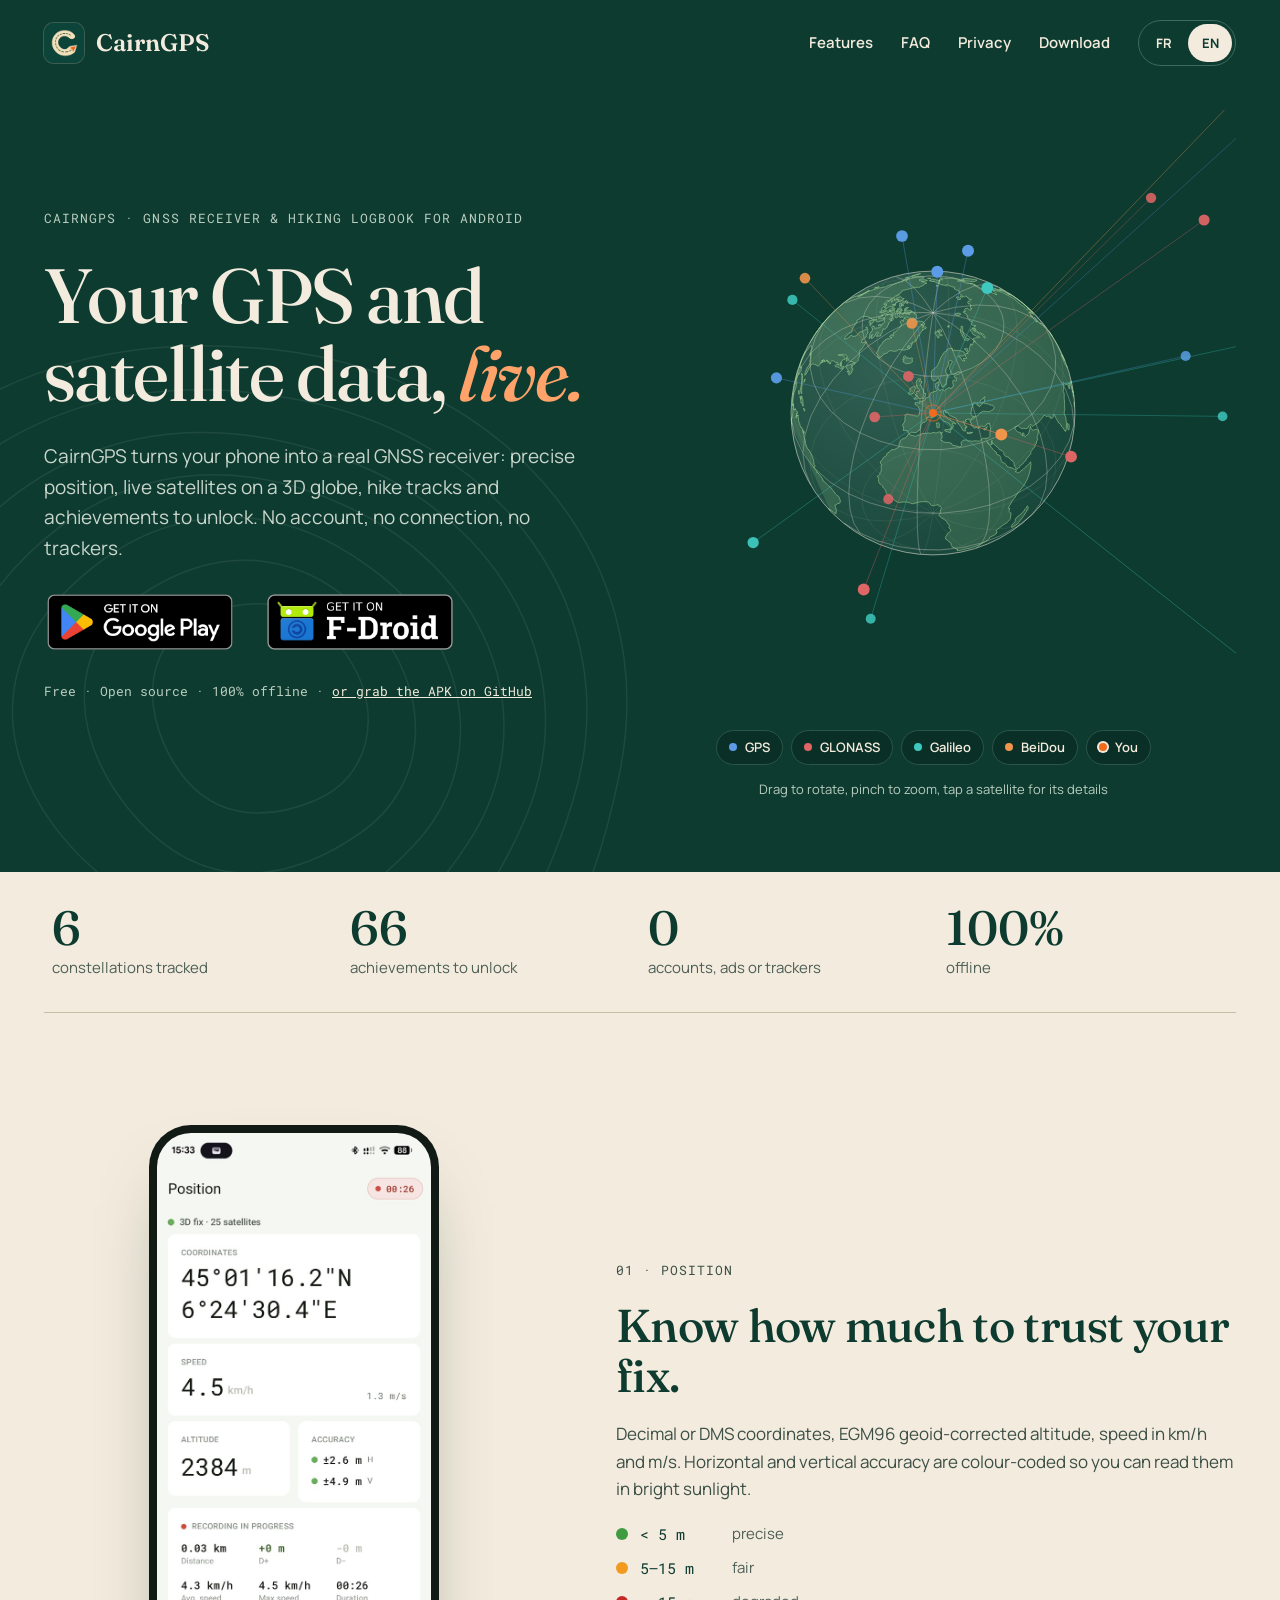
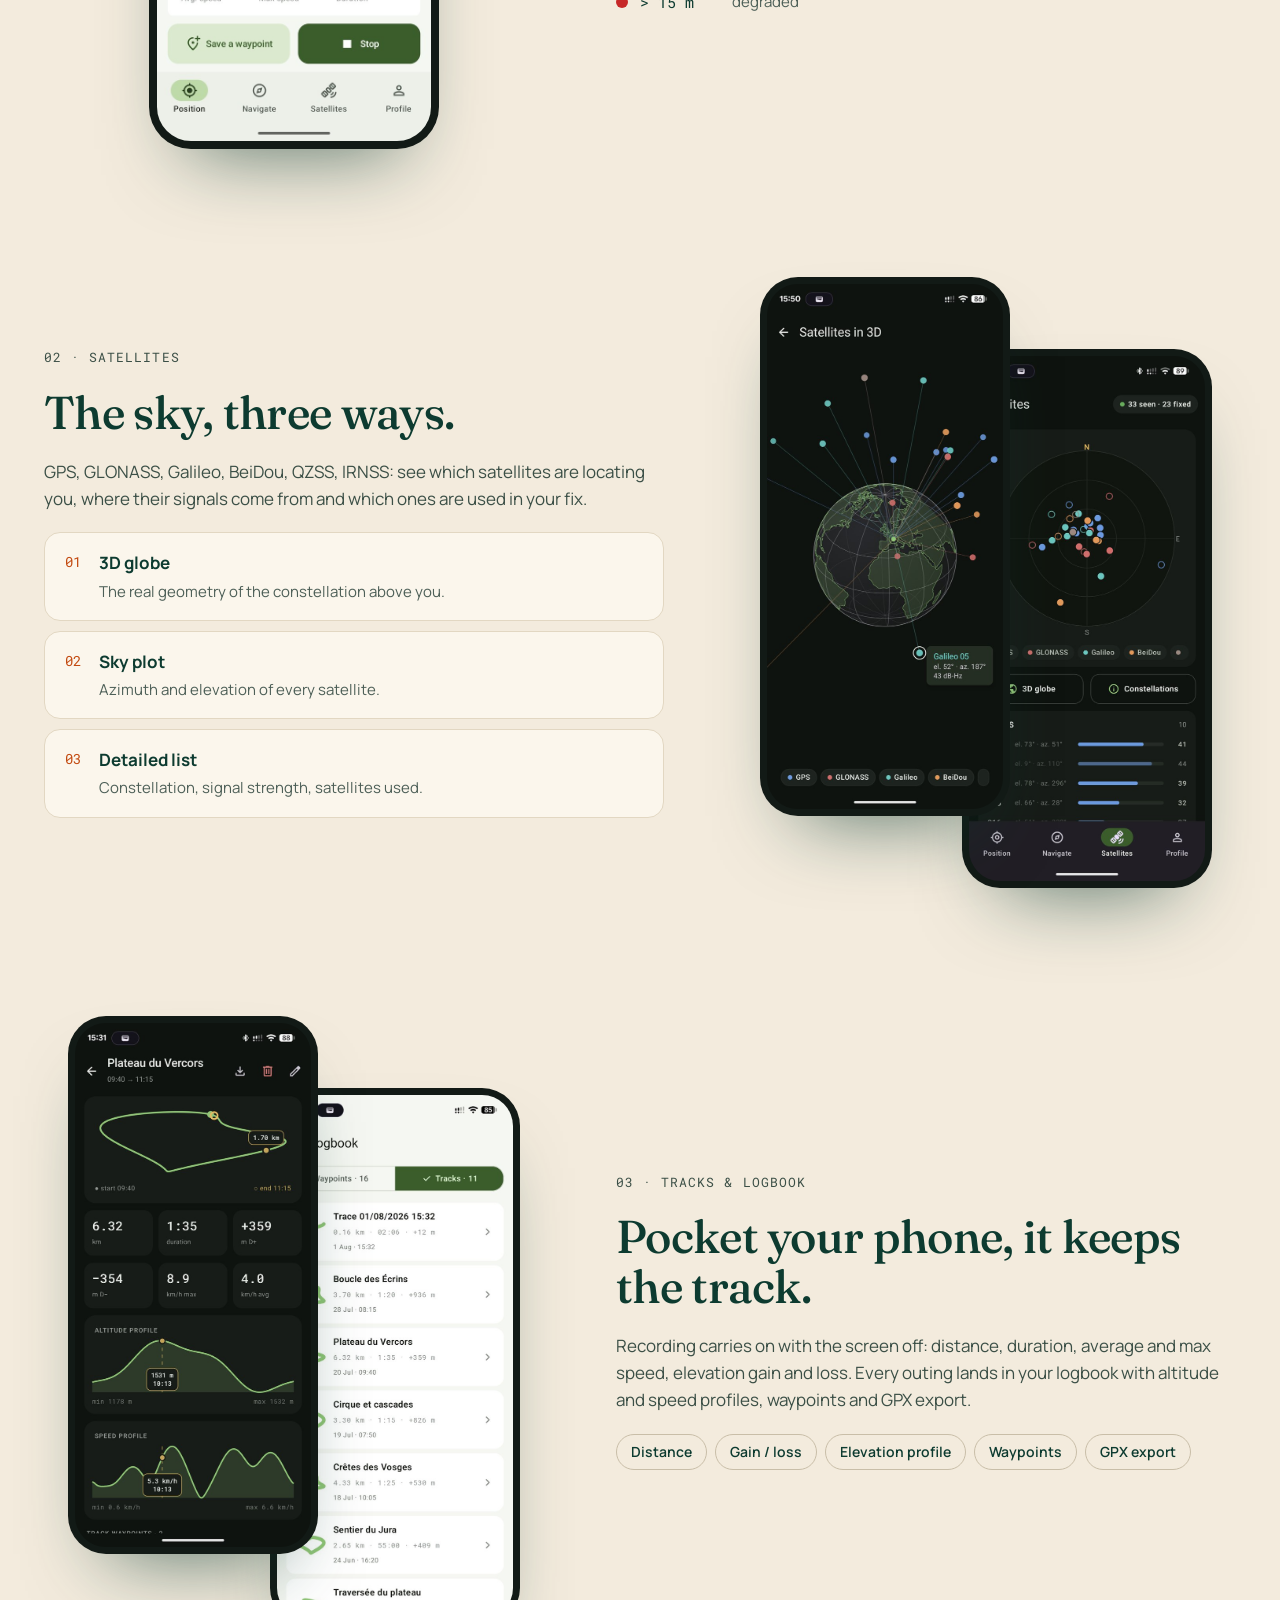
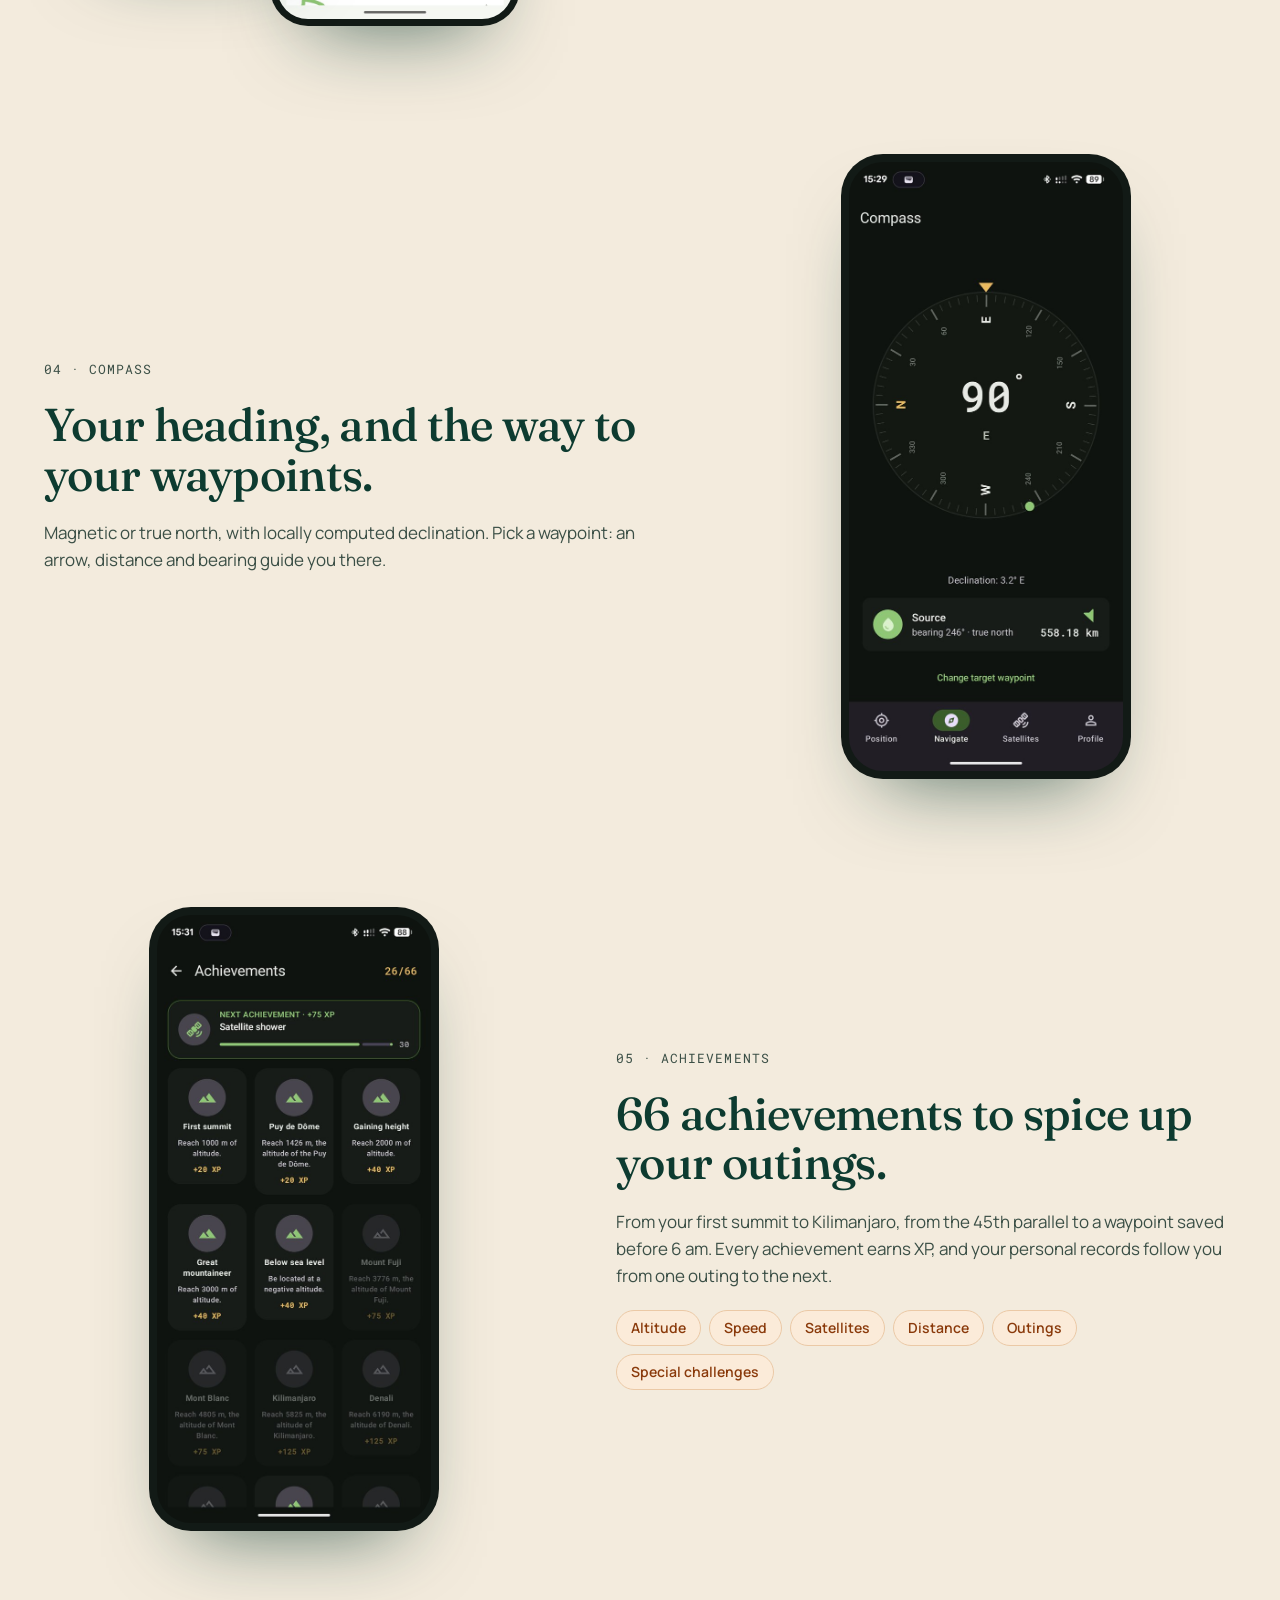
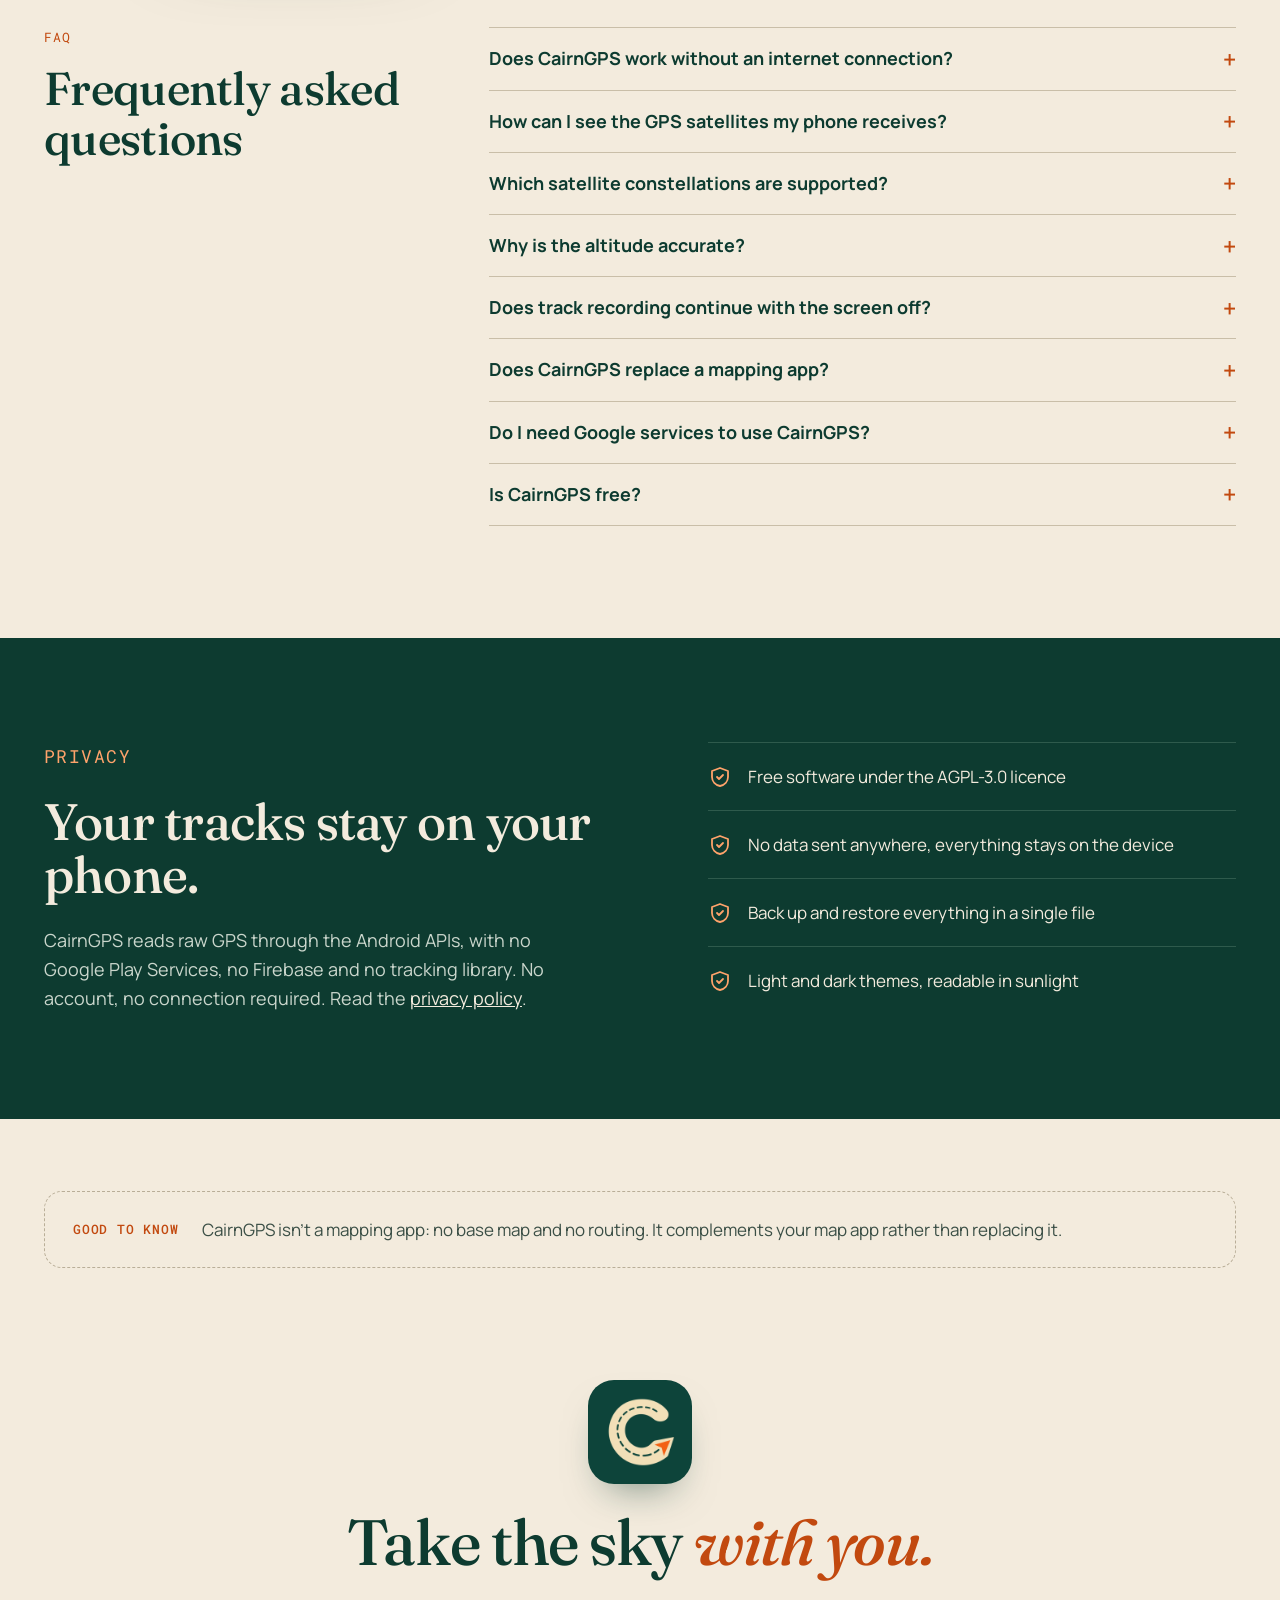
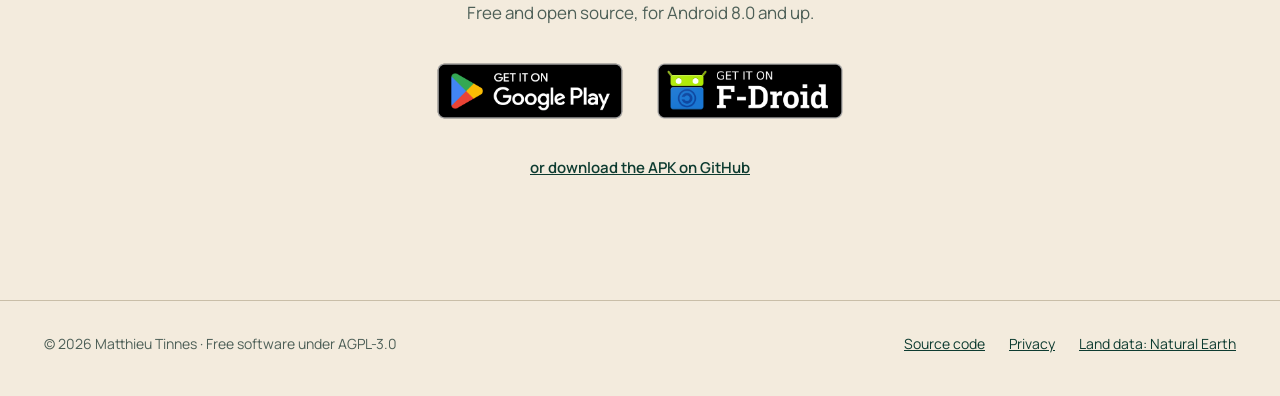
<file: index.html>
<!DOCTYPE html>
<html lang="en">
<head>
  <meta charset="UTF-8">
  <meta name="viewport" content="width=device-width, initial-scale=1">
  <title>CairnGPS – Offline hiking GPS &amp; 3D GNSS satellite viewer for Android</title>
  <meta name="description" content="CairnGPS: GNSS receiver and hiking logbook for Android. Récepteur GNSS et carnet de randonnée pour Android. Free, open source, offline.">
  <meta name="theme-color" content="#0d3b30">
  <meta name="google-site-verification" content="BkyM10JDSnm0gbGcmDcxkXYDzZeXqySj4my9AnjDiaI">
  <link rel="canonical" href="https://cairngps.matthieu.app/">
  <link rel="alternate" hreflang="fr" href="https://cairngps.matthieu.app/fr/">
  <link rel="alternate" hreflang="en" href="https://cairngps.matthieu.app/en/">
  <link rel="alternate" hreflang="x-default" href="https://cairngps.matthieu.app/">
  <link rel="icon" href="/favicon.ico" sizes="48x48">
  <link rel="icon" type="image/png" sizes="192x192" href="assets/img/icons/icon-192.png">
  <link rel="apple-touch-icon" href="assets/img/icons/icon-180.png">
  <link rel="manifest" href="/site.webmanifest">

  <!-- Link previews: social crawlers read this page without running the redirect below. -->
  <meta property="og:type" content="website">
  <meta property="og:site_name" content="CairnGPS">
  <meta property="og:title" content="CairnGPS – Your GPS and satellite data, live">
  <meta property="og:description" content="GNSS receiver and hiking logbook for Android: live satellites on a 3D globe, tracks, compass and achievements. Free, open source, offline.">
  <meta property="og:url" content="https://cairngps.matthieu.app/">
  <meta property="og:image" content="https://cairngps.matthieu.app/assets/img/og-en.png">
  <meta property="og:image:type" content="image/png">
  <meta property="og:image:width" content="1024">
  <meta property="og:image:height" content="500">
  <meta property="og:image:alt" content="CairnGPS, GNSS receiver and hiking logbook for Android">
  <meta name="twitter:card" content="summary_large_image">

  <script>
    // Language picked in the switcher first, then the browser's; English otherwise.
    (function () {
      var lang = null;
      try { lang = localStorage.getItem('lang'); } catch (e) {}
      if (lang !== 'fr' && lang !== 'en') {
        var nav = (navigator.languages && navigator.languages[0]) || navigator.language || '';
        lang = nav.toLowerCase().indexOf('fr') === 0 ? 'fr' : 'en';
      }
      location.replace(lang + '/');
    })();
  </script>
  <style>
    body { margin: 0; min-height: 100vh; display: grid; place-items: center; background: #0d3b30; color: #f3ebdd; font-family: system-ui, sans-serif; text-align: center; }
    main { display: flex; flex-direction: column; align-items: center; gap: 16px; padding: 24px; }
    h1 { margin: 0; font-size: 28px; }
    p { margin: 0; color: #cad6cc; }
    nav { display: flex; gap: 24px; font-size: 18px; }
    a { color: #f3ebdd; }
  </style>
</head>
<body>
  <main>
    <img src="assets/img/icons/icon-96.png" alt="" width="72" height="72">
    <h1>CairnGPS</h1>
    <p>GNSS receiver &amp; hiking logbook for Android · <span lang="fr">Récepteur GNSS &amp; carnet de randonnée pour Android</span></p>
    <nav aria-label="Language / Langue">
      <a href="fr/" hreflang="fr" lang="fr">Français</a>
      <a href="en/" hreflang="en">English</a>
    </nav>
  </main>
</body>
</html>
</file>
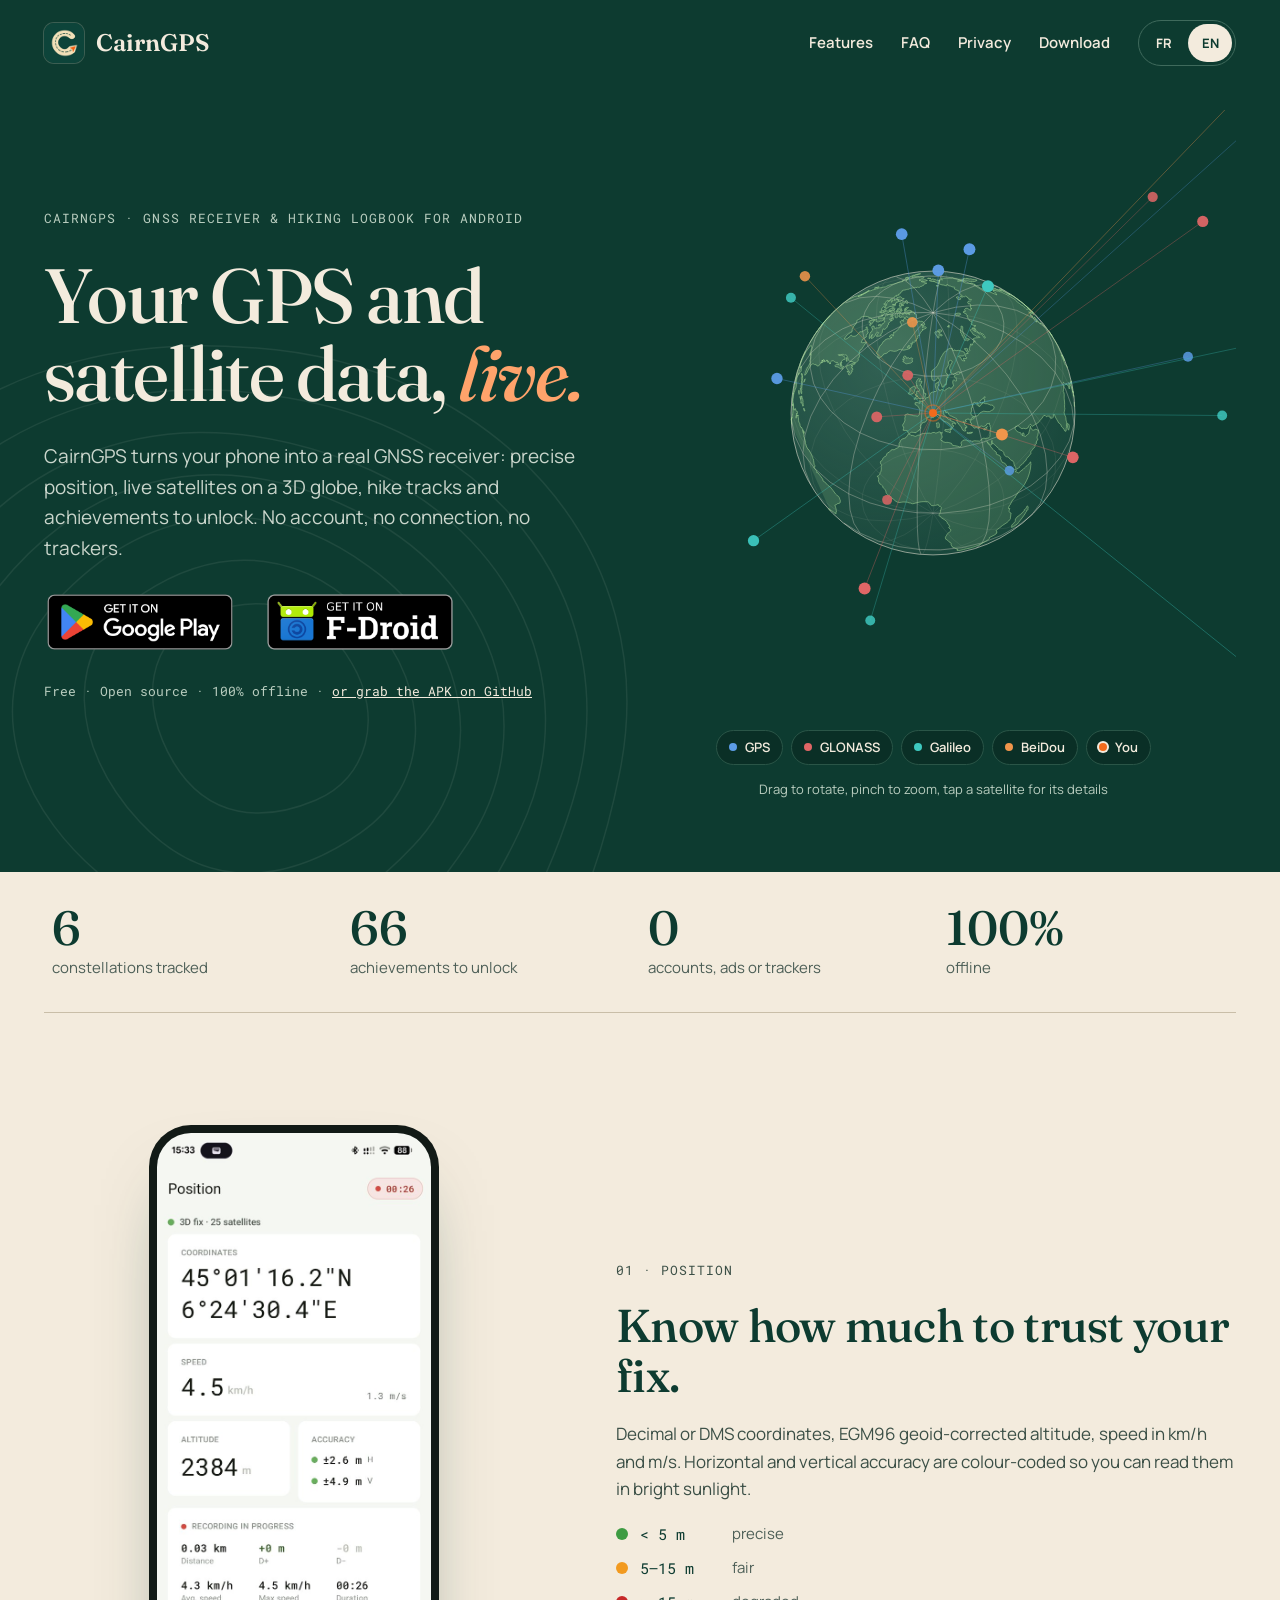
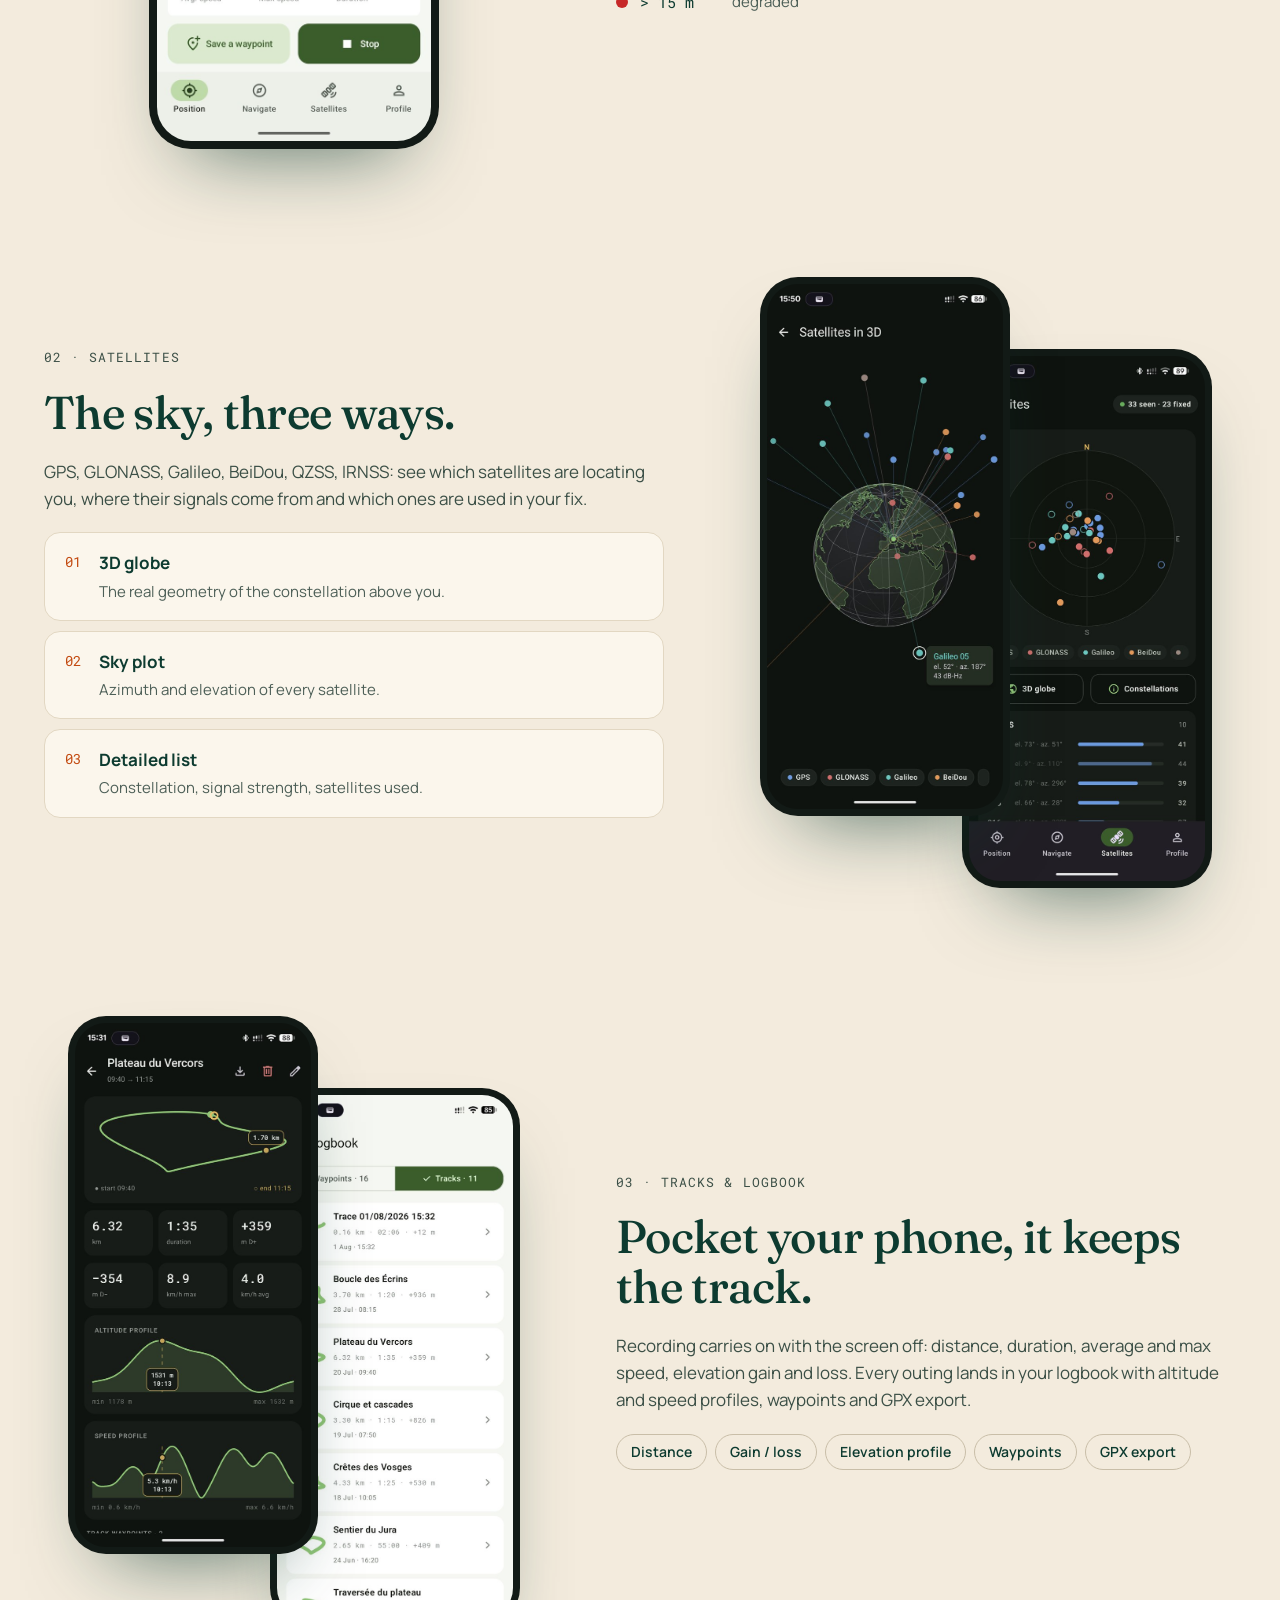
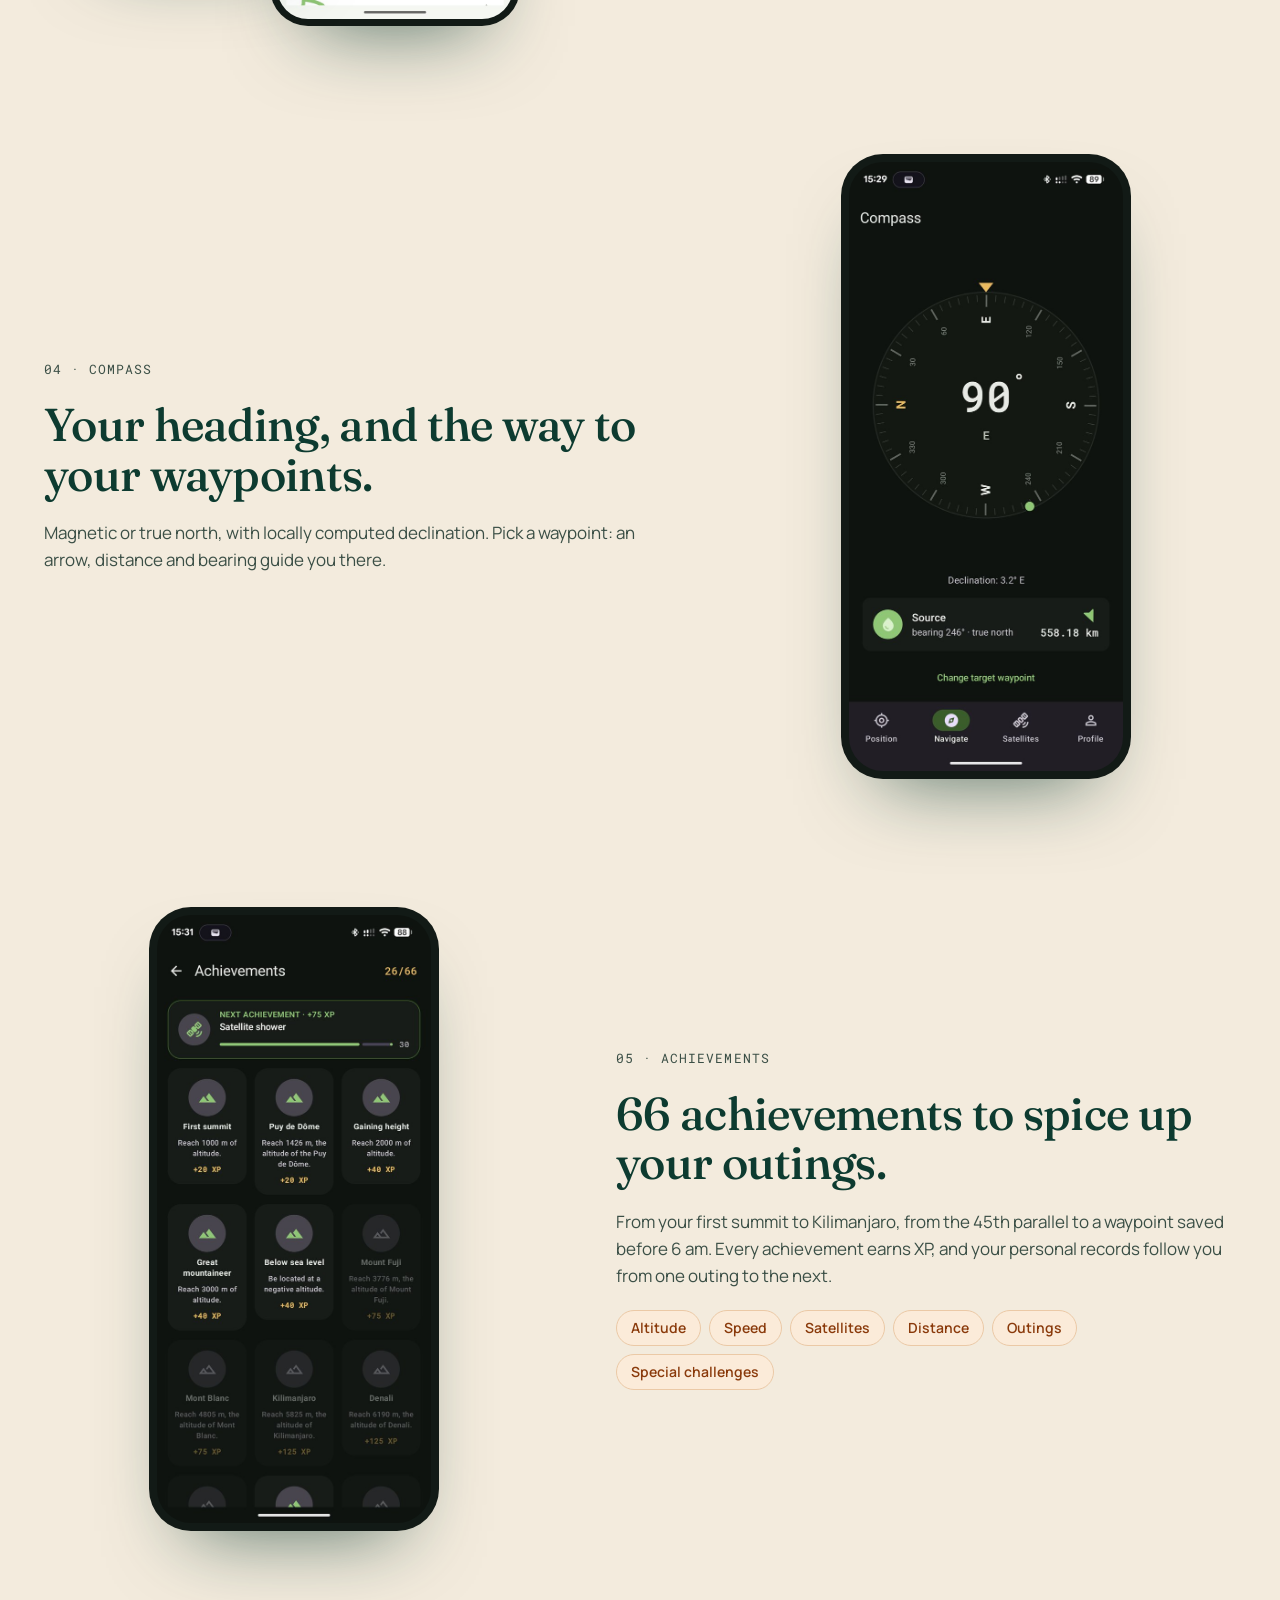
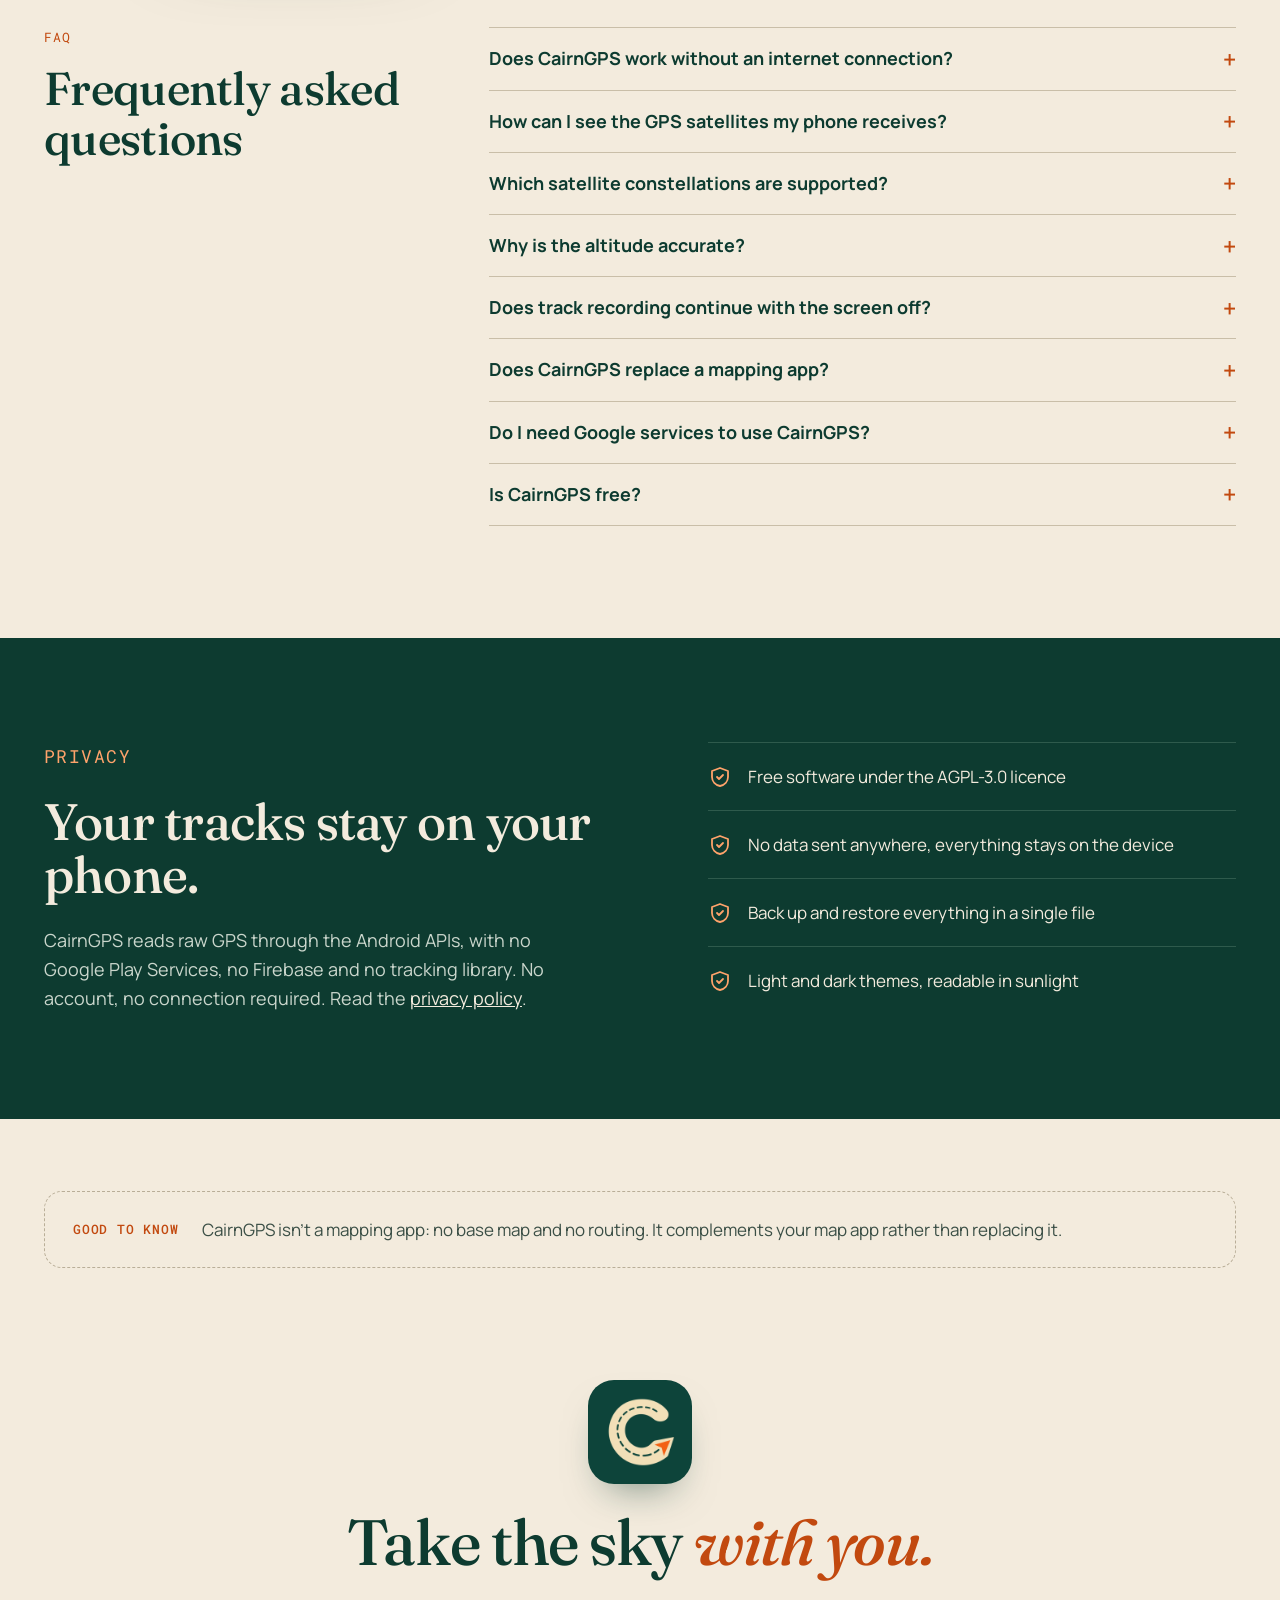
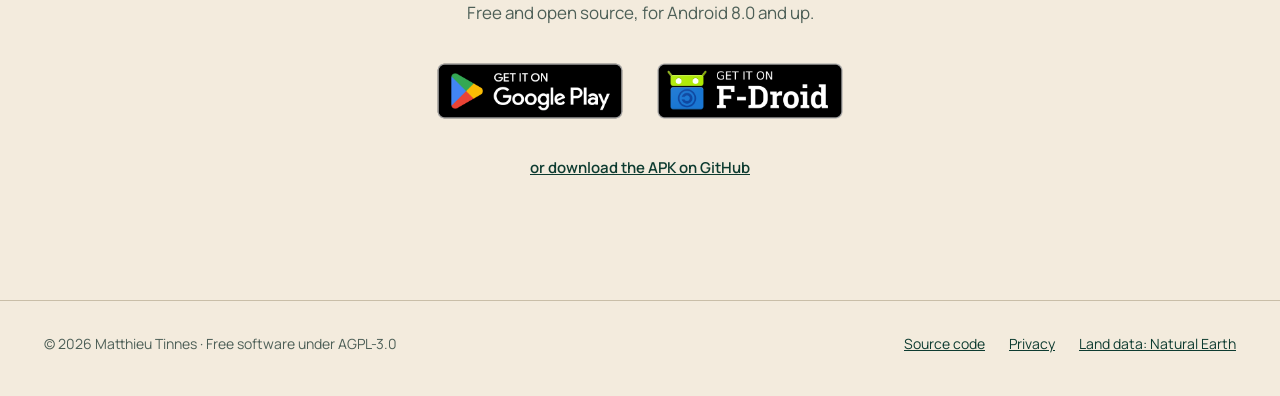
<file: en/index.html>
<!DOCTYPE html>
<html lang="en">
<head>
  <meta charset="UTF-8">
  <meta name="viewport" content="width=device-width, initial-scale=1">
  <title>CairnGPS – Offline hiking GPS &amp; 3D GNSS satellite viewer</title>
  <meta name="description" content="Free, open-source Android app: precise GPS position, live GNSS satellites on a 3D globe, hiking tracks, compass and achievements. Works 100% offline, no account.">
  <meta name="robots" content="index, follow, max-image-preview:large, max-snippet:-1">
  <meta name="author" content="Matthieu Tinnes">
  <meta name="application-name" content="CairnGPS">
  <meta name="theme-color" content="#0d3b30">
  <link rel="canonical" href="https://cairngps.matthieu.app/en/">
  <link rel="alternate" hreflang="fr" href="https://cairngps.matthieu.app/fr/">
  <link rel="alternate" hreflang="en" href="https://cairngps.matthieu.app/en/">
  <link rel="alternate" hreflang="x-default" href="https://cairngps.matthieu.app/">
  <link rel="icon" href="/favicon.ico" sizes="48x48">
  <link rel="icon" type="image/png" sizes="96x96" href="../assets/img/icons/icon-96.png">
  <link rel="icon" type="image/png" sizes="192x192" href="../assets/img/icons/icon-192.png">
  <link rel="apple-touch-icon" href="../assets/img/icons/icon-180.png">
  <link rel="manifest" href="/site.webmanifest">
  <link rel="preload" href="../assets/fonts/fraunces.woff2" as="font" type="font/woff2" crossorigin>
  <link rel="preload" href="../assets/fonts/manrope.woff2" as="font" type="font/woff2" crossorigin>
  <link rel="stylesheet" href="../assets/css/styles.css?v=6">

  <meta property="og:type" content="website">
  <meta property="og:site_name" content="CairnGPS">
  <meta property="og:title" content="CairnGPS – Your GPS and satellite data, live">
  <meta property="og:description" content="GNSS receiver and hiking logbook for Android: live satellites on a 3D globe, tracks, compass and achievements. Free, open source, offline.">
  <meta property="og:url" content="https://cairngps.matthieu.app/en/">
  <meta property="og:image" content="https://cairngps.matthieu.app/assets/img/og-en.png">
  <meta property="og:image:type" content="image/png">
  <meta property="og:image:width" content="1024">
  <meta property="og:image:height" content="500">
  <meta property="og:image:alt" content="CairnGPS, GNSS receiver and hiking logbook for Android">
  <meta property="og:locale" content="en_US">
  <meta property="og:locale:alternate" content="fr_FR">
  <meta name="twitter:card" content="summary_large_image">
  <meta name="twitter:title" content="CairnGPS – Your GPS and satellite data, live">
  <meta name="twitter:description" content="GNSS receiver and hiking logbook for Android: live satellites on a 3D globe, tracks, compass and achievements. Free, open source, offline.">
  <meta name="twitter:image" content="https://cairngps.matthieu.app/assets/img/og-en.png">
  <meta name="twitter:image:alt" content="CairnGPS, GNSS receiver and hiking logbook for Android">

  <script type="application/ld+json">
  {
    "@context": "https://schema.org",
    "@graph": [
      {
        "@type": "WebSite",
        "@id": "https://cairngps.matthieu.app/#website",
        "url": "https://cairngps.matthieu.app/",
        "name": "CairnGPS",
        "inLanguage": ["fr", "en"],
        "publisher": { "@id": "https://matthieu.app/#person" }
      },
      {
        "@type": "Person",
        "@id": "https://matthieu.app/#person",
        "name": "Matthieu Tinnes",
        "url": "https://matthieu.app",
        "sameAs": ["https://github.com/MatthieuTinnes"]
      },
      {
        "@type": "WebPage",
        "@id": "https://cairngps.matthieu.app/en/#webpage",
        "url": "https://cairngps.matthieu.app/en/",
        "name": "CairnGPS – Offline hiking GPS & 3D GNSS satellite viewer",
        "description": "Free, open-source Android app: precise GPS position, live GNSS satellites on a 3D globe, hiking tracks, compass and achievements. Works 100% offline, no account.",
        "inLanguage": "en",
        "isPartOf": { "@id": "https://cairngps.matthieu.app/#website" },
        "about": { "@id": "https://cairngps.matthieu.app/#app" },
        "primaryImageOfPage": "https://cairngps.matthieu.app/assets/img/og-en.png"
      },
      {
        "@type": "MobileApplication",
        "@id": "https://cairngps.matthieu.app/#app",
        "name": "CairnGPS",
        "description": "GNSS receiver and hiking logbook for Android: real-time position and altitude, GPS, GLONASS, Galileo, BeiDou, QZSS and IRNSS satellites on a sky plot and a 3D globe, compass, track recording with GPX export, achievements and levels. Works fully offline.",
        "url": "https://cairngps.matthieu.app/en/",
        "image": "https://cairngps.matthieu.app/assets/img/icons/icon-512.png",
        "operatingSystem": "Android",
        "softwareRequirements": "Android 8.0 or later",
        "applicationCategory": "TravelApplication",
        "applicationSubCategory": "GPS / GNSS",
        "inLanguage": ["fr", "en"],
        "isAccessibleForFree": true,
        "license": "https://www.gnu.org/licenses/agpl-3.0.html",
        "offers": { "@type": "Offer", "price": "0", "priceCurrency": "EUR" },
        "installUrl": "https://play.google.com/store/apps/details?id=app.matthieu.cairngps",
        "downloadUrl": "https://f-droid.org/packages/app.matthieu.cairngps/",
        "sameAs": [
          "https://play.google.com/store/apps/details?id=app.matthieu.cairngps",
          "https://f-droid.org/packages/app.matthieu.cairngps/",
          "https://github.com/MatthieuTinnes/CairnGPS"
        ],
        "featureList": [
          "Coordinates in decimal degrees and DMS",
          "EGM96 geoid-corrected altitude",
          "Colour-coded horizontal and vertical accuracy",
          "Sky plot and 3D globe of GNSS satellites",
          "Compass and waypoint navigation",
          "Background track recording",
          "Elevation and speed profiles, GPX export",
          "66 achievements, levels and personal records",
          "Works fully offline, no account, no trackers"
        ],
        "screenshot": [
          "https://cairngps.matthieu.app/assets/img/screens/en/1-900.jpg",
          "https://cairngps.matthieu.app/assets/img/screens/en/2-900.jpg",
          "https://cairngps.matthieu.app/assets/img/screens/en/3-900.jpg",
          "https://cairngps.matthieu.app/assets/img/screens/en/4-900.jpg",
          "https://cairngps.matthieu.app/assets/img/screens/en/5-900.jpg",
          "https://cairngps.matthieu.app/assets/img/screens/en/6-900.jpg",
          "https://cairngps.matthieu.app/assets/img/screens/en/7-900.jpg"
        ],
        "author": { "@id": "https://matthieu.app/#person" }
      },
      {
        "@type": "FAQPage",
        "@id": "https://cairngps.matthieu.app/en/#faq",
        "inLanguage": "en",
        "mainEntity": [
          { "@type": "Question", "name": "Does CairnGPS work without an internet connection?", "acceptedAnswer": { "@type": "Answer", "text": "Yes. Your phone's GPS receives the satellites directly, with no mobile network or Wi-Fi. CairnGPS needs no connection for your position, the satellites or track recording: everything works offline, in the mountains as well as in airplane mode." } },
          { "@type": "Question", "name": "How can I see the GPS satellites my phone receives?", "acceptedAnswer": { "@type": "Answer", "text": "The Satellites tab shows every satellite on a sky plot by azimuth and elevation, lists its signal strength, and places the constellation above you on a 3D globe. You see how many satellites are in view and how many are used to compute your position." } },
          { "@type": "Question", "name": "Which satellite constellations are supported?", "acceptedAnswer": { "@type": "Answer", "text": "GPS (United States), GLONASS (Russia), Galileo (Europe), BeiDou (China), QZSS (Japan) and IRNSS/NavIC (India), depending on what your phone's GNSS chip receives." } },
          { "@type": "Question", "name": "Why is the altitude accurate?", "acceptedAnswer": { "@type": "Answer", "text": "GPS measures a height above an ellipsoid, which can differ by several tens of metres from the altitude on maps. CairnGPS corrects it with the EGM96 geoid model to show the altitude above sea level." } },
          { "@type": "Question", "name": "Does track recording continue with the screen off?", "acceptedAnswer": { "@type": "Answer", "text": "Yes. Once a session is started you can pocket your phone: recording continues in the background and a persistent notification shows it. It never starts on its own, only when you start it." } },
          { "@type": "Question", "name": "Does CairnGPS replace a mapping app?", "acceptedAnswer": { "@type": "Answer", "text": "No: it shows no base map and does no routing. CairnGPS is a GNSS tool and logbook that complements your map app; GPX export lets you open your tracks in any software." } },
          { "@type": "Question", "name": "Do I need Google services to use CairnGPS?", "acceptedAnswer": { "@type": "Answer", "text": "No. CairnGPS uses neither Google Play Services nor Firebase, so it also works on phones without Google services. It is available on Google Play, on F-Droid and as an APK on GitHub." } },
          { "@type": "Question", "name": "Is CairnGPS free?", "acceptedAnswer": { "@type": "Answer", "text": "Yes: free, with no ads or in-app purchases, and open source under the AGPL-3.0 licence. It runs on Android 8.0 and later." } }
        ]
      }
    ]
  }
  </script>

  <script src="../assets/js/site.js?v=1" defer></script>
  <script src="../assets/js/globe.js?v=3" defer></script>
  <!-- Cookie-less audience stats (self-hosted Umami); the page works without it. -->
  <script defer src="https://umami.matthieu.app/js/app.js" data-host-url="https://umami.matthieu.app" data-website-id="695b13a4-3913-4c51-99ee-1c3db1899db5" data-domains="cairngps.matthieu.app"></script>
</head>
<body>
  <a class="skip-link" href="#main">Skip to content</a>

  <div class="hero" id="top">
    <svg class="contours" viewBox="0 0 700 700" aria-hidden="true" focusable="false">
      <g transform="translate(350 360)" fill="none" stroke="#f3ebdd" stroke-opacity="0.08" stroke-width="1.5">
        <path vector-effect="non-scaling-stroke" transform="scale(1.6) rotate(8)" d="M0,-200 C120,-210 215,-130 208,-20 C202,90 150,185 20,196 C-110,207 -220,140 -210,10 C-200,-115 -120,-192 0,-200Z"/>
        <path vector-effect="non-scaling-stroke" transform="translate(8 -6) scale(1.4) rotate(14)" d="M0,-200 C120,-210 215,-130 208,-20 C202,90 150,185 20,196 C-110,207 -220,140 -210,10 C-200,-115 -120,-192 0,-200Z"/>
        <path vector-effect="non-scaling-stroke" transform="translate(16 -12) scale(1.2) rotate(22)" d="M0,-200 C120,-210 215,-130 208,-20 C202,90 150,185 20,196 C-110,207 -220,140 -210,10 C-200,-115 -120,-192 0,-200Z"/>
        <path vector-effect="non-scaling-stroke" transform="translate(26 -18) scale(1.0) rotate(30)" d="M0,-200 C120,-210 215,-130 208,-20 C202,90 150,185 20,196 C-110,207 -220,140 -210,10 C-200,-115 -120,-192 0,-200Z"/>
        <path vector-effect="non-scaling-stroke" transform="translate(36 -24) scale(0.8) rotate(40)" d="M0,-200 C120,-210 215,-130 208,-20 C202,90 150,185 20,196 C-110,207 -220,140 -210,10 C-200,-115 -120,-192 0,-200Z"/>
        <path vector-effect="non-scaling-stroke" transform="translate(46 -30) scale(0.6) rotate(52)" d="M0,-200 C120,-210 215,-130 208,-20 C202,90 150,185 20,196 C-110,207 -220,140 -210,10 C-200,-115 -120,-192 0,-200Z"/>
        <path vector-effect="non-scaling-stroke" transform="translate(54 -36) scale(0.4) rotate(64)" d="M0,-200 C120,-210 215,-130 208,-20 C202,90 150,185 20,196 C-110,207 -220,140 -210,10 C-200,-115 -120,-192 0,-200Z"/>
      </g>
    </svg>

    <header class="site-header wrap">
      <a class="brand" href="#top">
        <img src="../assets/img/icons/icon-96.png" alt="" width="40" height="40">
        <span>CairnGPS</span>
      </a>
      <nav class="nav" aria-label="Main navigation">
        <a href="#features">Features</a>
        <a href="#faq">FAQ</a>
        <a href="#privacy">Privacy</a>
        <a href="#download">Download</a>
        <div class="lang-switch" role="group" aria-label="Language">
          <a href="../fr/" hreflang="fr" lang="fr" data-lang="fr">FR</a>
          <a href="../en/" hreflang="en" lang="en" data-lang="en" aria-current="page">EN</a>
        </div>
      </nav>
    </header>

    <section class="hero-body wrap" aria-labelledby="hero-title">
      <div class="hero-copy">
        <h1 id="hero-title"><span class="eyebrow">CairnGPS · GNSS receiver &amp; hiking logbook for Android</span> Your GPS and satellite data, <em>live.</em></h1>
        <p class="lead">CairnGPS turns your phone into a real GNSS receiver: precise position, live satellites on a 3D globe, hike tracks and achievements to unlock. No account, no connection, no trackers.</p>
        <div class="stores">
          <a href="https://play.google.com/store/apps/details?id=app.matthieu.cairngps" data-umami-event="download-google-play" data-umami-event-location="hero"><img src="../assets/img/badges/google-play-en.png" alt="Get it on Google Play" width="646" height="250"></a>
          <a href="https://f-droid.org/packages/app.matthieu.cairngps/" data-umami-event="download-fdroid" data-umami-event-location="hero"><img src="../assets/img/badges/fdroid-en.png" alt="Get it on F-Droid" width="646" height="250"></a>
        </div>
        <p class="meta">Free · Open source · 100% offline · <a href="https://github.com/MatthieuTinnes/CairnGPS/releases" data-umami-event="download-apk" data-umami-event-location="hero">or grab the APK on GitHub</a></p>
      </div>

      <div class="globe">
        <div class="globe-stage">
          <canvas data-globe data-land="../assets/data/world_land.txt" data-elaz-label="el. {el}° · az. {az}°" tabindex="0" role="img" aria-label="Interactive 3D globe: GNSS satellites used in the fix, linked to a position in the Alps. Arrow keys to rotate, + and − to zoom."></canvas>
          <div class="sat-tooltip" data-sat-tooltip role="status" hidden>
            <strong></strong>
            <span></span>
            <span></span>
          </div>
        </div>
        <ul class="legend" aria-label="Constellations">
          <li><span class="dot" style="--c: #5c9ce6" aria-hidden="true"></span>GPS</li>
          <li><span class="dot" style="--c: #e06666" aria-hidden="true"></span>GLONASS</li>
          <li><span class="dot" style="--c: #3ec9c0" aria-hidden="true"></span>Galileo</li>
          <li><span class="dot" style="--c: #f0954b" aria-hidden="true"></span>BeiDou</li>
          <li><span class="dot dot--you" style="--c: #f26a1b" aria-hidden="true"></span>You</li>
        </ul>
        <p class="hint">Drag to rotate, pinch to zoom, tap a satellite for its details</p>
      </div>
    </section>
  </div>

  <main id="main">
    <section class="wrap" aria-label="At a glance">
      <dl class="facts">
        <div><dt>constellations tracked</dt><dd>6</dd></div>
        <div><dt>achievements to unlock</dt><dd>66</dd></div>
        <div><dt>accounts, ads or trackers</dt><dd>0</dd></div>
        <div><dt>offline</dt><dd>100%</dd></div>
      </dl>
    </section>

    <div class="tour wrap" id="features">
      <section class="feature" aria-labelledby="f-position">
        <div class="phones">
          <figure class="phone"><img src="../assets/img/screens/en/1-600.jpg" srcset="../assets/img/screens/en/1-600.jpg 600w, ../assets/img/screens/en/1-900.jpg 900w" sizes="(max-width: 640px) 60vw, 290px" width="600" height="1333" loading="lazy" decoding="async" alt="CairnGPS Position screen: GPS coordinates, speed, altitude, accuracy and an active recording"></figure>
        </div>
        <div class="feature-copy">
          <p class="eyebrow">01 · Position</p>
          <h2 id="f-position">Know how much to trust your fix.</h2>
          <p>Decimal or DMS coordinates, EGM96 geoid-corrected altitude, speed in km/h and m/s. Horizontal and vertical accuracy are colour-coded so you can read them in bright sunlight.</p>
          <ul class="quality">
            <li><span class="dot" style="--c: #3e9b42" aria-hidden="true"></span><span class="range">&lt; 5 m</span><span class="label">precise</span></li>
            <li><span class="dot" style="--c: #f29a1f" aria-hidden="true"></span><span class="range">5–15 m</span><span class="label">fair</span></li>
            <li><span class="dot" style="--c: #c62828" aria-hidden="true"></span><span class="range">&gt; 15 m</span><span class="label">degraded</span></li>
          </ul>
        </div>
      </section>

      <section class="feature feature--reverse" aria-labelledby="f-satellites">
        <div class="phones phones--pair">
          <figure class="phone"><img src="../assets/img/screens/en/3-600.jpg" srcset="../assets/img/screens/en/3-600.jpg 600w, ../assets/img/screens/en/3-900.jpg 900w" sizes="(max-width: 640px) 42vw, 250px" width="600" height="1333" loading="lazy" decoding="async" alt="3D globe of the GNSS satellites in view in CairnGPS"></figure>
          <figure class="phone"><img src="../assets/img/screens/en/2-600.jpg" srcset="../assets/img/screens/en/2-600.jpg 600w, ../assets/img/screens/en/2-900.jpg 900w" sizes="(max-width: 640px) 42vw, 250px" width="600" height="1333" loading="lazy" decoding="async" alt="CairnGPS Satellites screen: sky plot and list of GPS satellites"></figure>
        </div>
        <div class="feature-copy">
          <p class="eyebrow">02 · Satellites</p>
          <h2 id="f-satellites">The sky, three ways.</h2>
          <p>GPS, GLONASS, Galileo, BeiDou, QZSS, IRNSS: see which satellites are locating you, where their signals come from and which ones are used in your fix.</p>
          <ol class="views">
            <li><span class="num">01</span><span><strong>3D globe</strong><span>The real geometry of the constellation above you.</span></span></li>
            <li><span class="num">02</span><span><strong>Sky plot</strong><span>Azimuth and elevation of every satellite.</span></span></li>
            <li><span class="num">03</span><span><strong>Detailed list</strong><span>Constellation, signal strength, satellites used.</span></span></li>
          </ol>
        </div>
      </section>

      <section class="feature" aria-labelledby="f-tracks">
        <div class="phones phones--pair">
          <figure class="phone"><img src="../assets/img/screens/en/5-600.jpg" srcset="../assets/img/screens/en/5-600.jpg 600w, ../assets/img/screens/en/5-900.jpg 900w" sizes="(max-width: 640px) 42vw, 250px" width="600" height="1333" loading="lazy" decoding="async" alt="Hiking track detail: route, distance, elevation gain, altitude and speed profiles"></figure>
          <figure class="phone"><img src="../assets/img/screens/en/7-600.jpg" srcset="../assets/img/screens/en/7-600.jpg 600w, ../assets/img/screens/en/7-900.jpg 900w" sizes="(max-width: 640px) 42vw, 250px" width="600" height="1333" loading="lazy" decoding="async" alt="CairnGPS logbook: list of recorded hiking tracks"></figure>
        </div>
        <div class="feature-copy">
          <p class="eyebrow">03 · Tracks &amp; logbook</p>
          <h2 id="f-tracks">Pocket your phone, it keeps the track.</h2>
          <p>Recording carries on with the screen off: distance, duration, average and max speed, elevation gain and loss. Every outing lands in your logbook with altitude and speed profiles, waypoints and GPX export.</p>
          <ul class="tags">
            <li>Distance</li>
            <li>Gain / loss</li>
            <li>Elevation profile</li>
            <li>Waypoints</li>
            <li>GPX export</li>
          </ul>
        </div>
      </section>

      <section class="feature feature--reverse" aria-labelledby="f-compass">
        <div class="phones">
          <figure class="phone"><img src="../assets/img/screens/en/6-600.jpg" srcset="../assets/img/screens/en/6-600.jpg 600w, ../assets/img/screens/en/6-900.jpg 900w" sizes="(max-width: 640px) 60vw, 290px" width="600" height="1333" loading="lazy" decoding="async" alt="CairnGPS compass: dial, magnetic declination and navigation to a waypoint"></figure>
        </div>
        <div class="feature-copy">
          <p class="eyebrow">04 · Compass</p>
          <h2 id="f-compass">Your heading, and the way to your waypoints.</h2>
          <p>Magnetic or true north, with locally computed declination. Pick a waypoint: an arrow, distance and bearing guide you there.</p>
        </div>
      </section>

      <section class="feature" aria-labelledby="f-achievements">
        <div class="phones">
          <figure class="phone"><img src="../assets/img/screens/en/4-600.jpg" srcset="../assets/img/screens/en/4-600.jpg 600w, ../assets/img/screens/en/4-900.jpg 900w" sizes="(max-width: 640px) 60vw, 290px" width="600" height="1333" loading="lazy" decoding="async" alt="CairnGPS Achievements screen: next achievement and altitude achievements to unlock"></figure>
        </div>
        <div class="feature-copy">
          <p class="eyebrow">05 · Achievements</p>
          <h2 id="f-achievements">66 achievements to spice up your outings.</h2>
          <p>From your first summit to Kilimanjaro, from the 45th parallel to a waypoint saved before 6&nbsp;am. Every achievement earns XP, and your personal records follow you from one outing to the next.</p>
          <ul class="tags tags--warm">
            <li>Altitude</li>
            <li>Speed</li>
            <li>Satellites</li>
            <li>Distance</li>
            <li>Outings</li>
            <li>Special challenges</li>
          </ul>
        </div>
      </section>
    </div>

    <section class="faq wrap" id="faq" aria-labelledby="faq-title">
      <div class="faq-intro">
        <p class="eyebrow">FAQ</p>
        <h2 id="faq-title">Frequently asked questions</h2>
      </div>
      <div class="faq-list">
        <details>
          <summary>Does CairnGPS work without an internet connection?</summary>
          <p>Yes. Your phone’s GPS receives the satellites directly, with no mobile network or Wi-Fi. CairnGPS needs no connection for your position, the satellites or track recording: everything works offline, in the mountains as well as in airplane mode.</p>
        </details>
        <details>
          <summary>How can I see the GPS satellites my phone receives?</summary>
          <p>The Satellites tab shows every satellite on a sky plot by azimuth and elevation, lists its signal strength, and places the constellation above you on a 3D globe. You see how many satellites are in view and how many are used to compute your position.</p>
        </details>
        <details>
          <summary>Which satellite constellations are supported?</summary>
          <p>GPS (United States), GLONASS (Russia), Galileo (Europe), BeiDou (China), QZSS (Japan) and IRNSS/NavIC (India), depending on what your phone’s GNSS chip receives.</p>
        </details>
        <details>
          <summary>Why is the altitude accurate?</summary>
          <p>GPS measures a height above an ellipsoid, which can differ by several tens of metres from the altitude on maps. CairnGPS corrects it with the EGM96 geoid model to show the altitude above sea level.</p>
        </details>
        <details>
          <summary>Does track recording continue with the screen off?</summary>
          <p>Yes. Once a session is started you can pocket your phone: recording continues in the background and a persistent notification shows it. It never starts on its own, only when you start it.</p>
        </details>
        <details>
          <summary>Does CairnGPS replace a mapping app?</summary>
          <p>No: it shows no base map and does no routing. CairnGPS is a GNSS tool and logbook that complements your map app; GPX export lets you open your tracks in any software.</p>
        </details>
        <details>
          <summary>Do I need Google services to use CairnGPS?</summary>
          <p>No. CairnGPS uses neither Google Play Services nor Firebase, so it also works on phones without Google services. It is available on Google Play, on F-Droid and as an APK on GitHub.</p>
        </details>
        <details>
          <summary>Is CairnGPS free?</summary>
          <p>Yes: free, with no ads or in-app purchases, and open source under the AGPL-3.0 licence. It runs on Android 8.0 and later.</p>
        </details>
      </div>
    </section>

    <section class="privacy" id="privacy" aria-labelledby="privacy-title">
      <div class="wrap">
        <div class="privacy-copy">
          <p class="eyebrow">Privacy</p>
          <h2 id="privacy-title">Your tracks stay on your phone.</h2>
          <p>CairnGPS reads raw GPS through the Android APIs, with no Google Play Services, no Firebase and no tracking library. No account, no connection required. Read the <a href="/privacy/#en">privacy policy</a>.</p>
        </div>
        <ul class="checks">
          <li><svg width="24" height="24" viewBox="0 0 24 24" fill="none" stroke="#ffa36b" stroke-width="1.8" stroke-linecap="round" stroke-linejoin="round" aria-hidden="true" focusable="false"><path d="M12 3l8 3v6c0 4.5-3.4 8-8 9-4.6-1-8-4.5-8-9V6z"/><path d="M9 12l2 2 4-4"/></svg>Free software under the AGPL-3.0 licence</li>
          <li><svg width="24" height="24" viewBox="0 0 24 24" fill="none" stroke="#ffa36b" stroke-width="1.8" stroke-linecap="round" stroke-linejoin="round" aria-hidden="true" focusable="false"><path d="M12 3l8 3v6c0 4.5-3.4 8-8 9-4.6-1-8-4.5-8-9V6z"/><path d="M9 12l2 2 4-4"/></svg>No data sent anywhere, everything stays on the device</li>
          <li><svg width="24" height="24" viewBox="0 0 24 24" fill="none" stroke="#ffa36b" stroke-width="1.8" stroke-linecap="round" stroke-linejoin="round" aria-hidden="true" focusable="false"><path d="M12 3l8 3v6c0 4.5-3.4 8-8 9-4.6-1-8-4.5-8-9V6z"/><path d="M9 12l2 2 4-4"/></svg>Back up and restore everything in a single file</li>
          <li><svg width="24" height="24" viewBox="0 0 24 24" fill="none" stroke="#ffa36b" stroke-width="1.8" stroke-linecap="round" stroke-linejoin="round" aria-hidden="true" focusable="false"><path d="M12 3l8 3v6c0 4.5-3.4 8-8 9-4.6-1-8-4.5-8-9V6z"/><path d="M9 12l2 2 4-4"/></svg>Light and dark themes, readable in sunlight</li>
        </ul>
      </div>
    </section>

    <div class="wrap">
      <aside class="note" aria-label="Good to know">
        <strong>Good to know</strong>
        <p>CairnGPS isn’t a mapping app: no base map and no routing. It complements your map app rather than replacing it.</p>
      </aside>
    </div>

    <section class="cta wrap" id="download" aria-labelledby="cta-title">
      <img src="../assets/img/icons/icon-512.png" alt="" width="104" height="104" loading="lazy">
      <h2 id="cta-title">Take the sky <em>with you.</em></h2>
      <p>Free and open source, for Android 8.0 and up.</p>
      <div class="stores">
        <a href="https://play.google.com/store/apps/details?id=app.matthieu.cairngps" data-umami-event="download-google-play" data-umami-event-location="download"><img src="../assets/img/badges/google-play-en.png" alt="Get it on Google Play" width="646" height="250" loading="lazy"></a>
        <a href="https://f-droid.org/packages/app.matthieu.cairngps/" data-umami-event="download-fdroid" data-umami-event-location="download"><img src="../assets/img/badges/fdroid-en.png" alt="Get it on F-Droid" width="646" height="250" loading="lazy"></a>
      </div>
      <a class="apk" href="https://github.com/MatthieuTinnes/CairnGPS/releases" data-umami-event="download-apk" data-umami-event-location="download">or download the APK on GitHub</a>
    </section>
  </main>

  <footer class="site-footer">
    <div class="wrap">
      <span>© 2026 Matthieu Tinnes · Free software under AGPL-3.0</span>
      <ul>
        <li><a href="https://github.com/MatthieuTinnes/CairnGPS" data-umami-event="source-code" data-umami-event-location="footer">Source code</a></li>
        <li><a href="/privacy/#en">Privacy</a></li>
        <li><a href="https://www.naturalearthdata.com/">Land data: Natural Earth</a></li>
      </ul>
    </div>
  </footer>
</body>
</html>
</file>
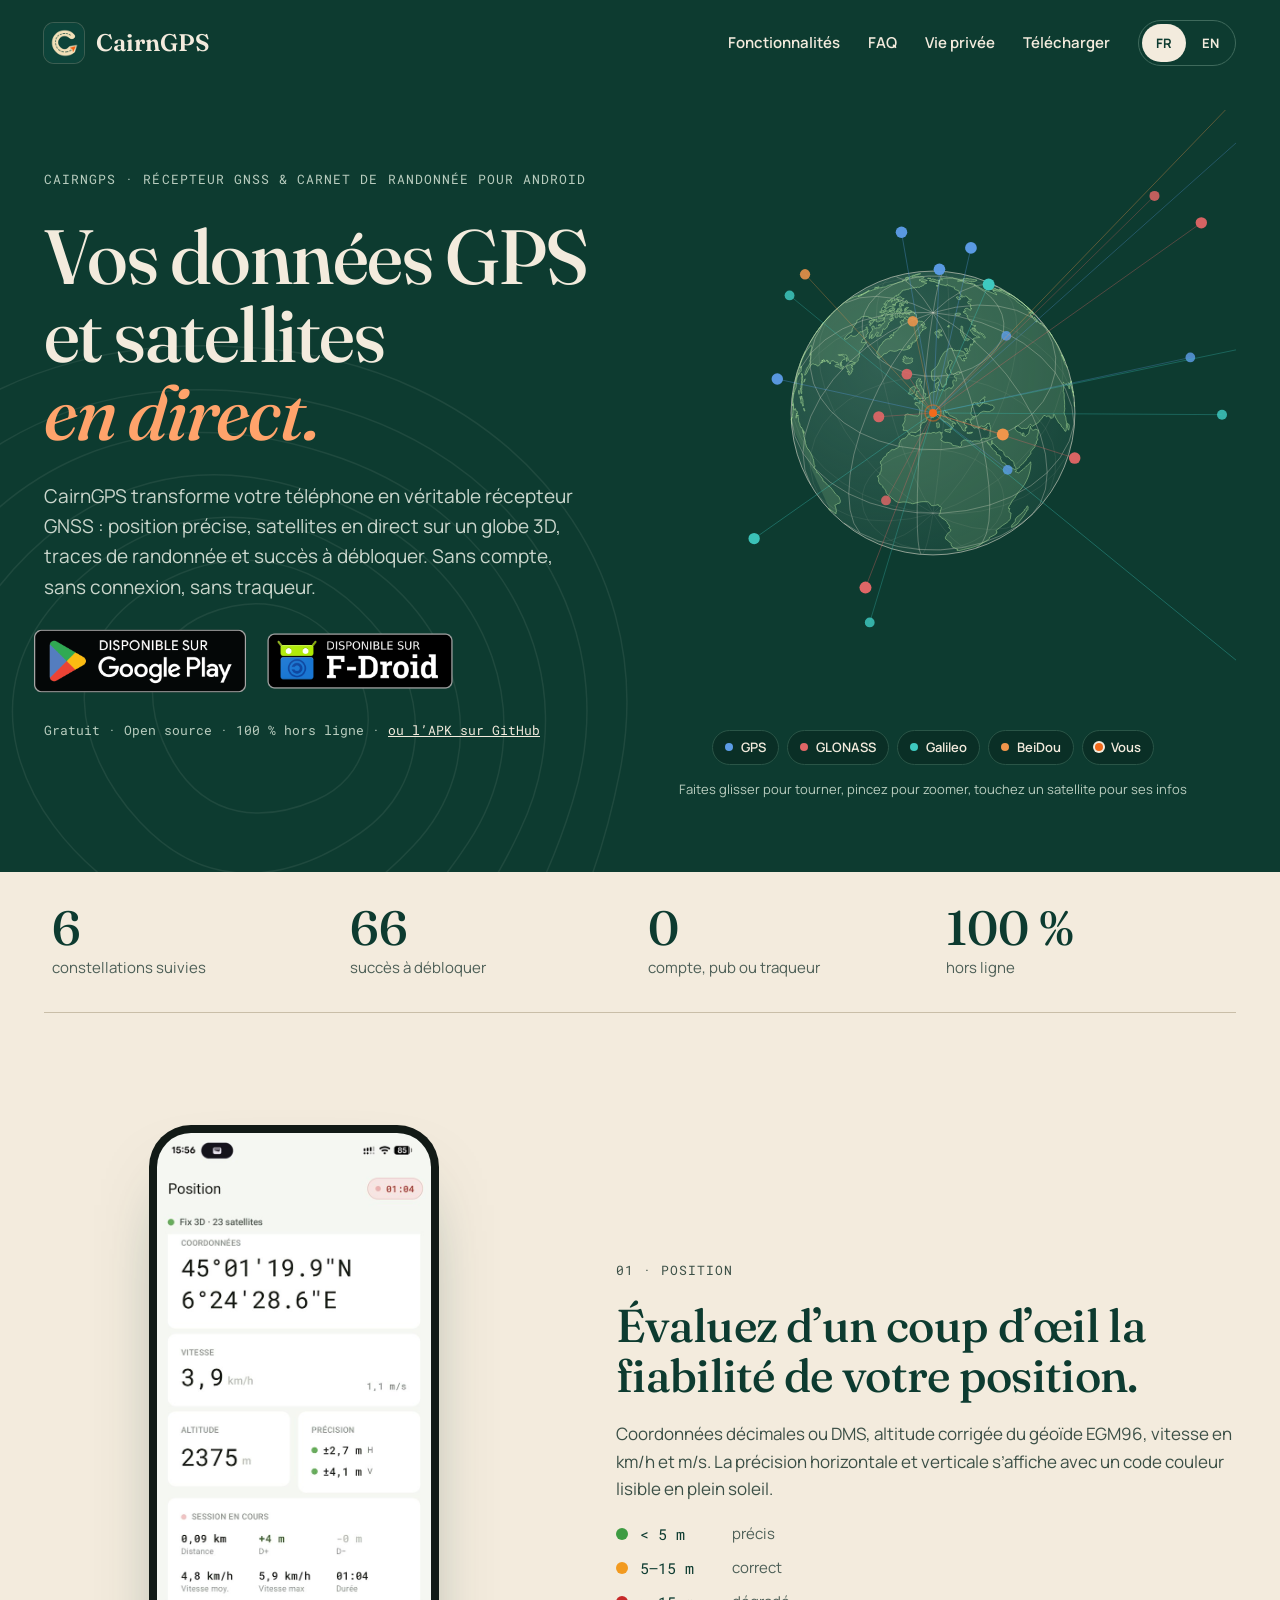
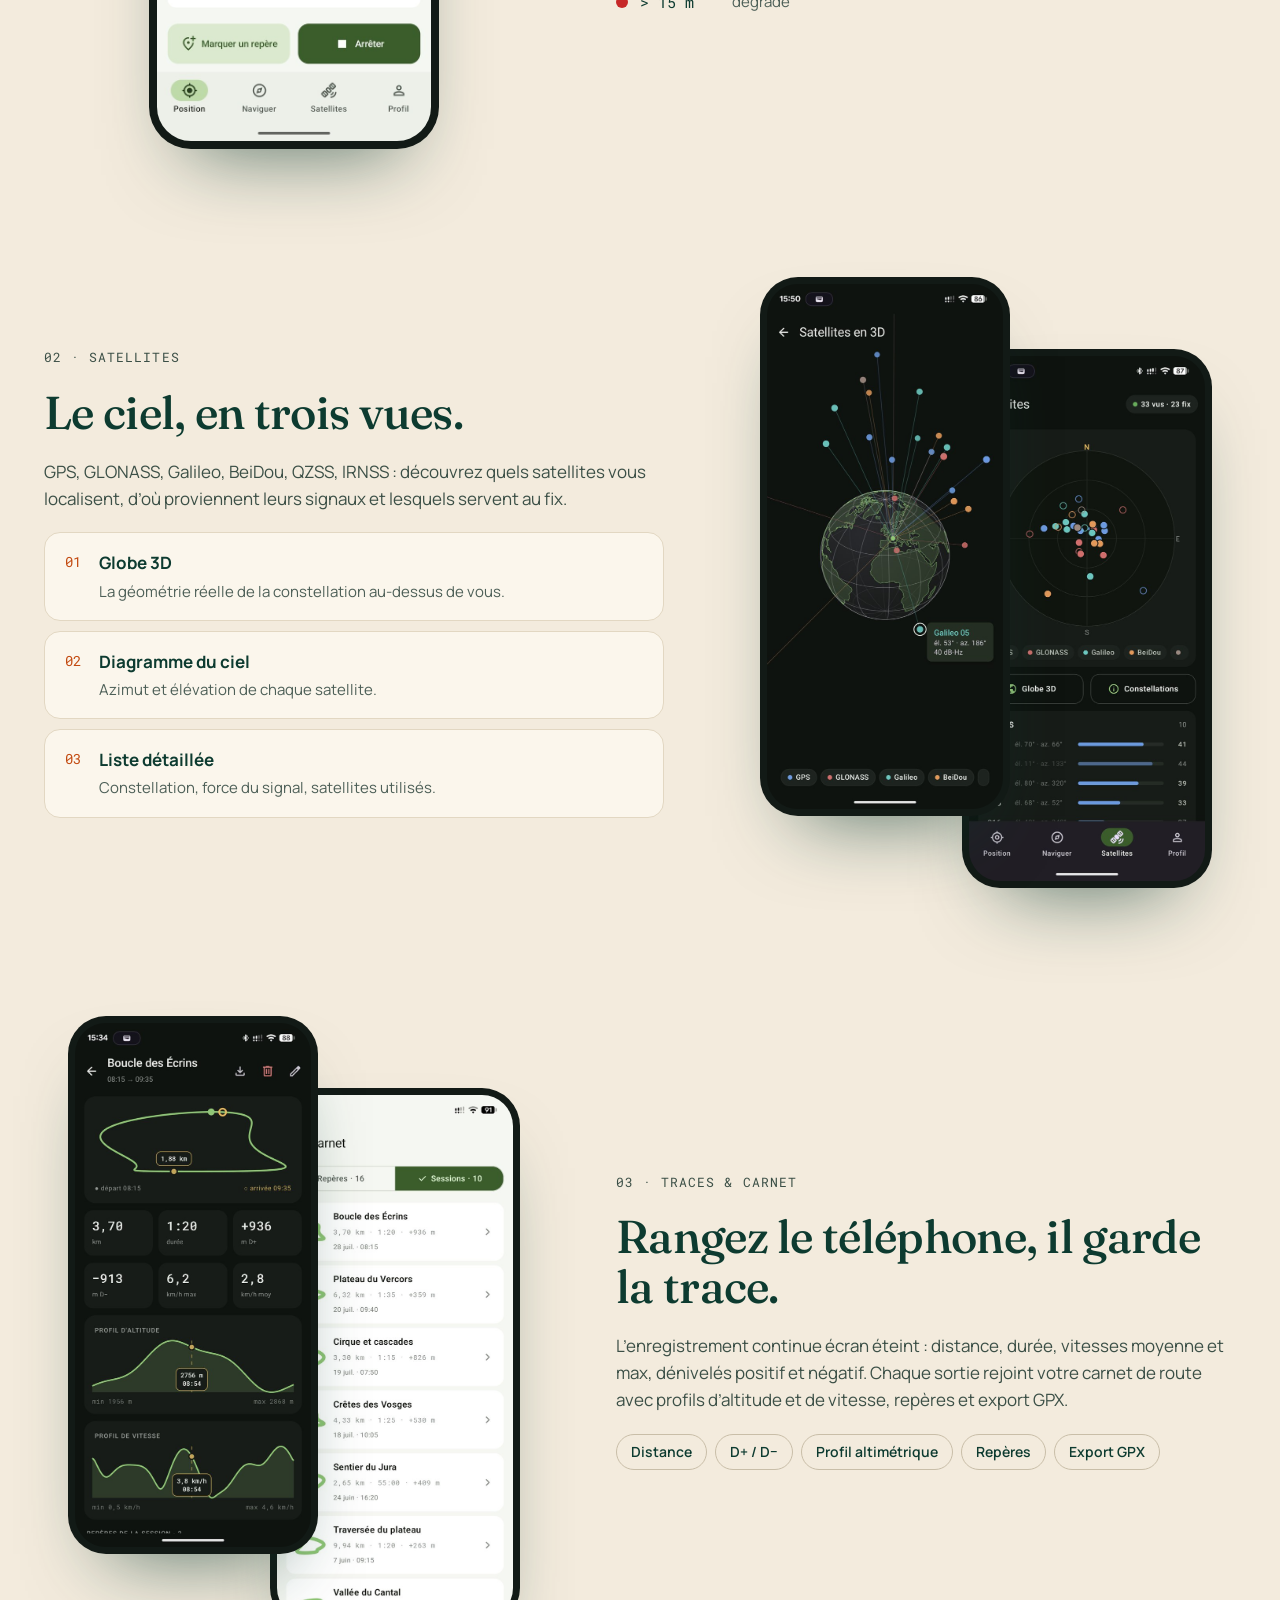
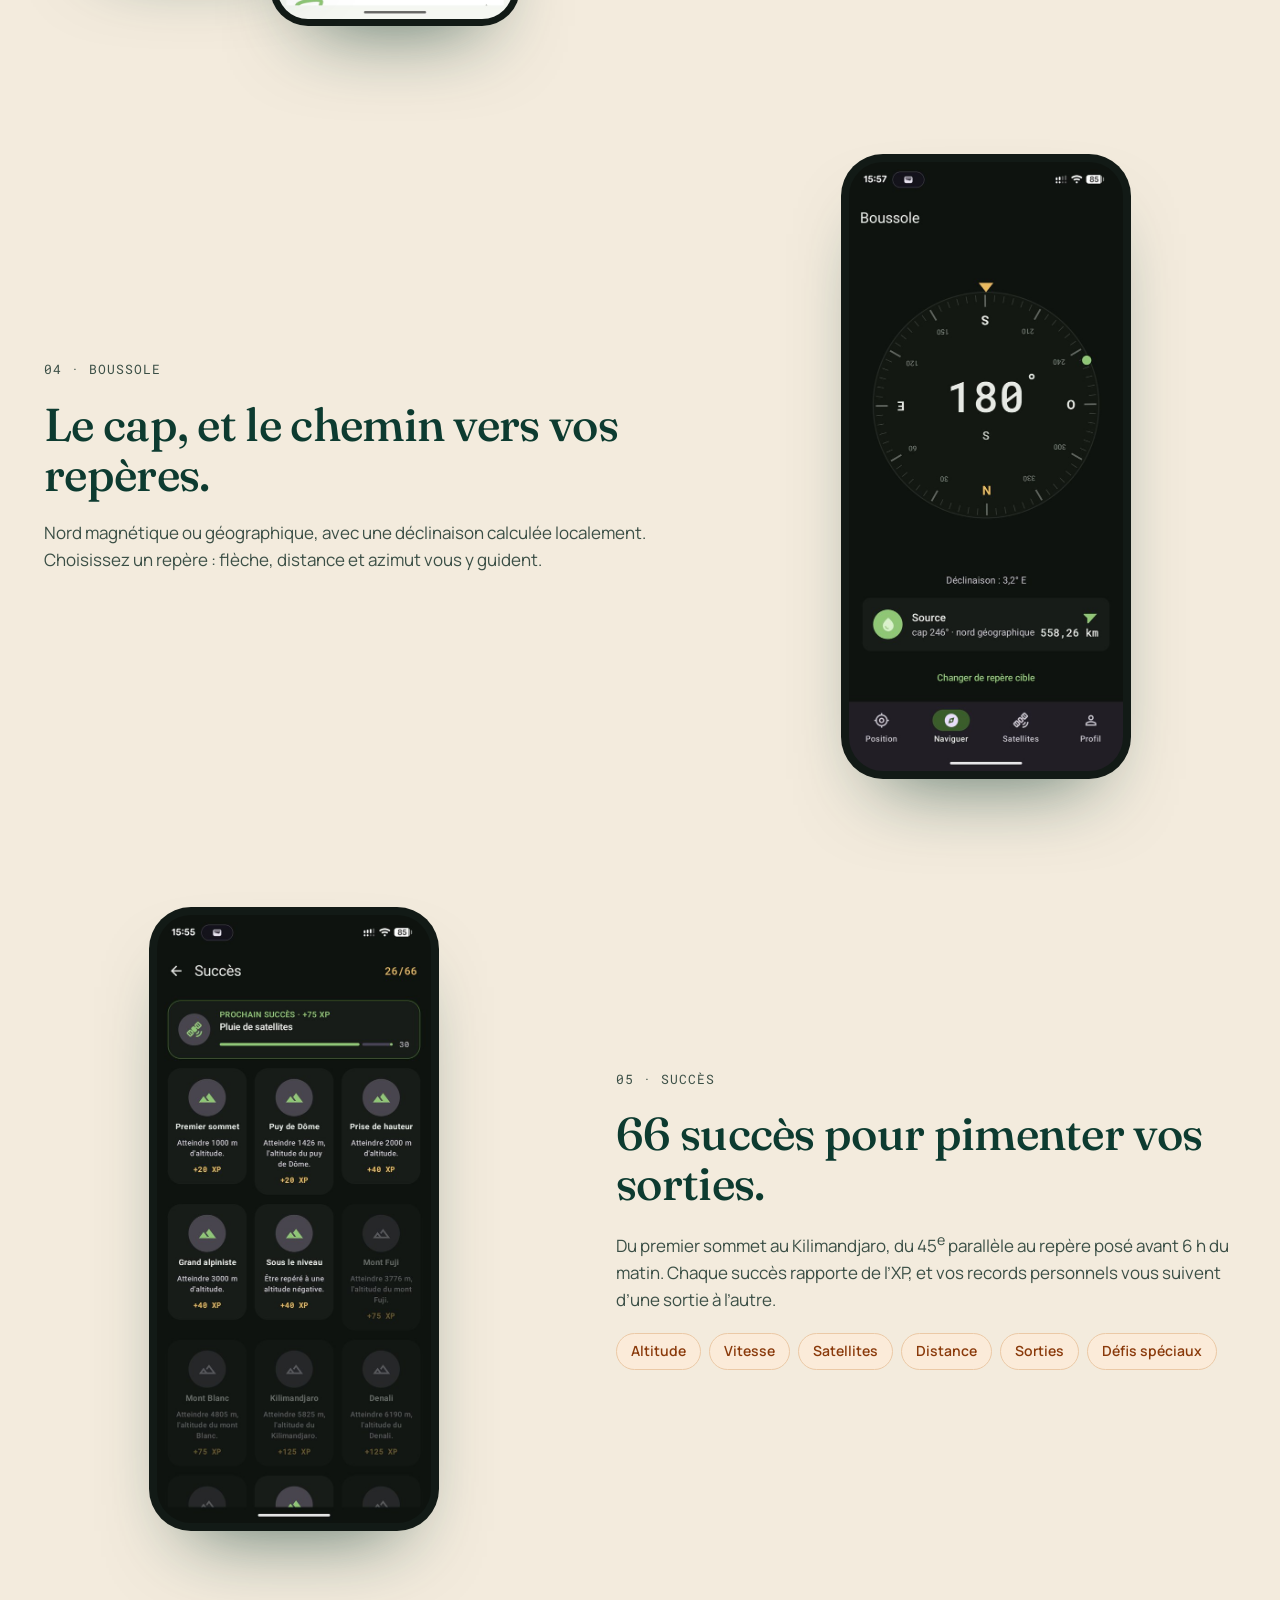
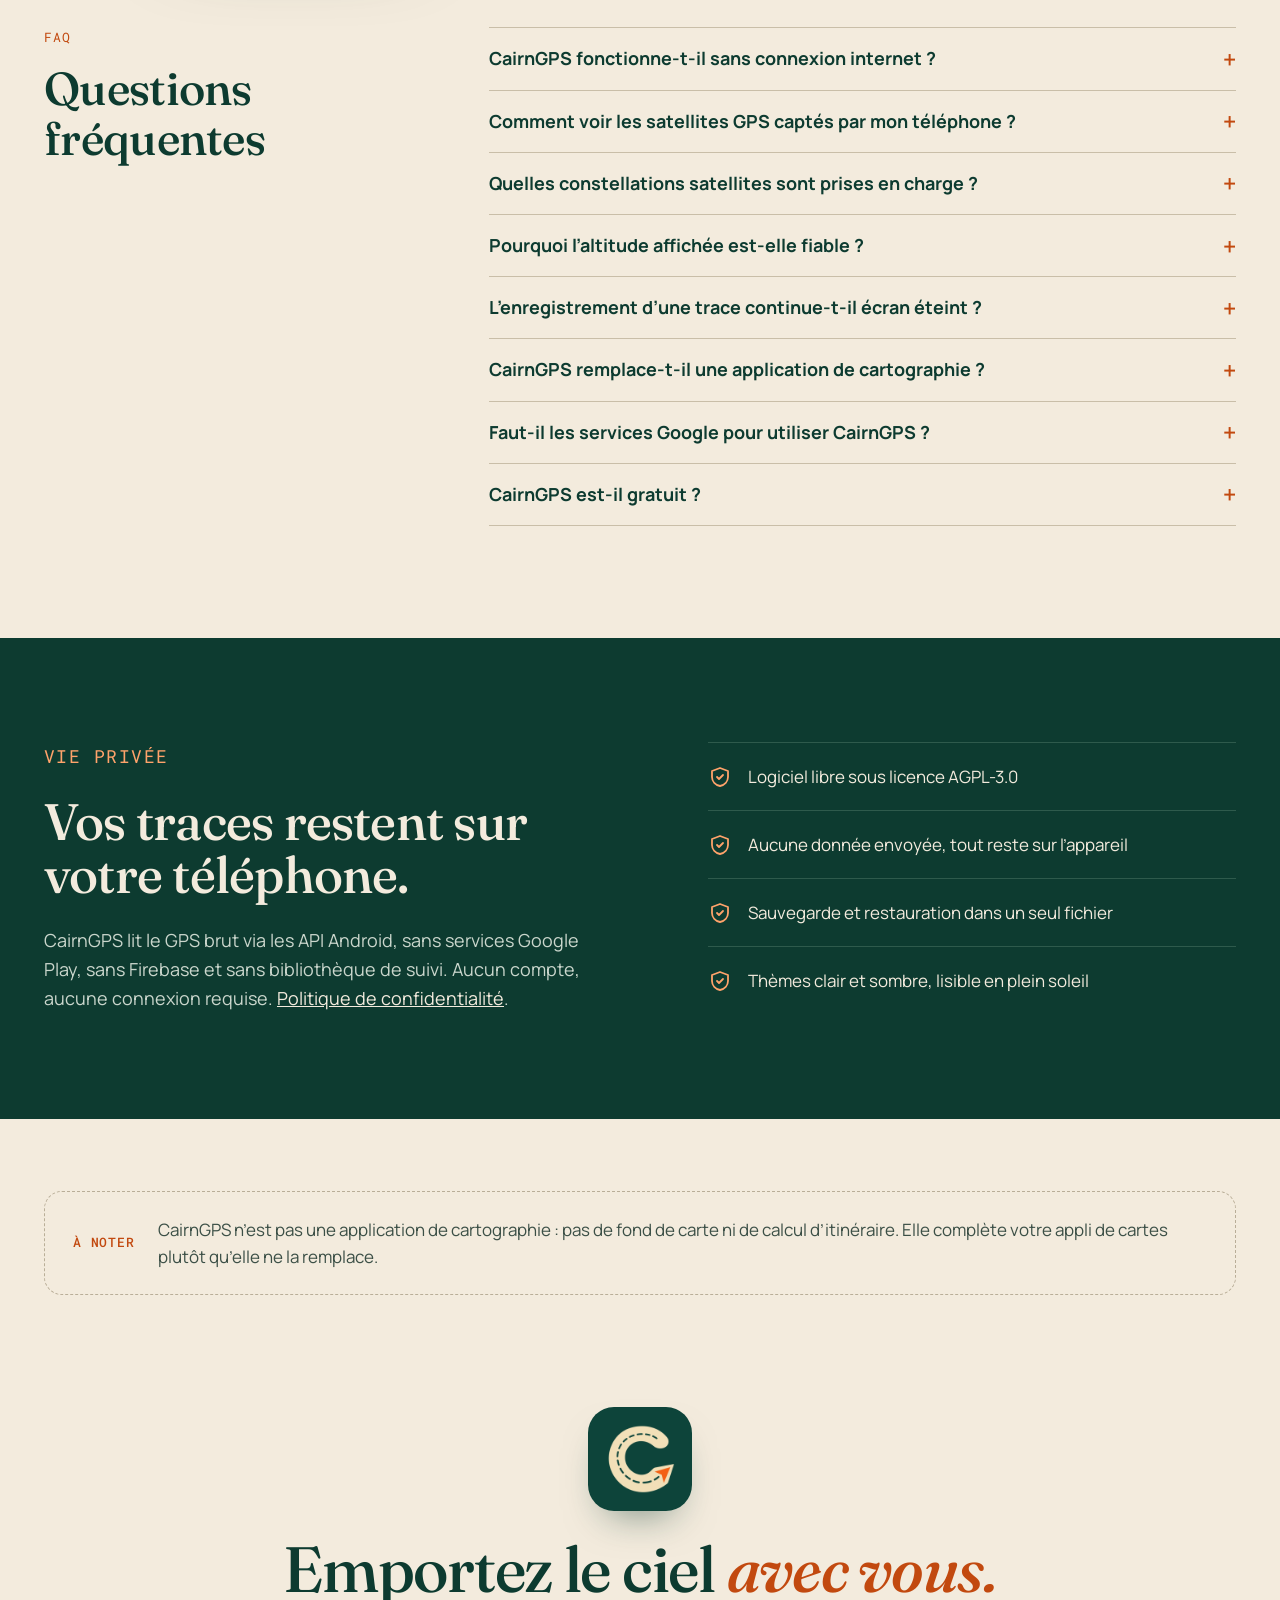
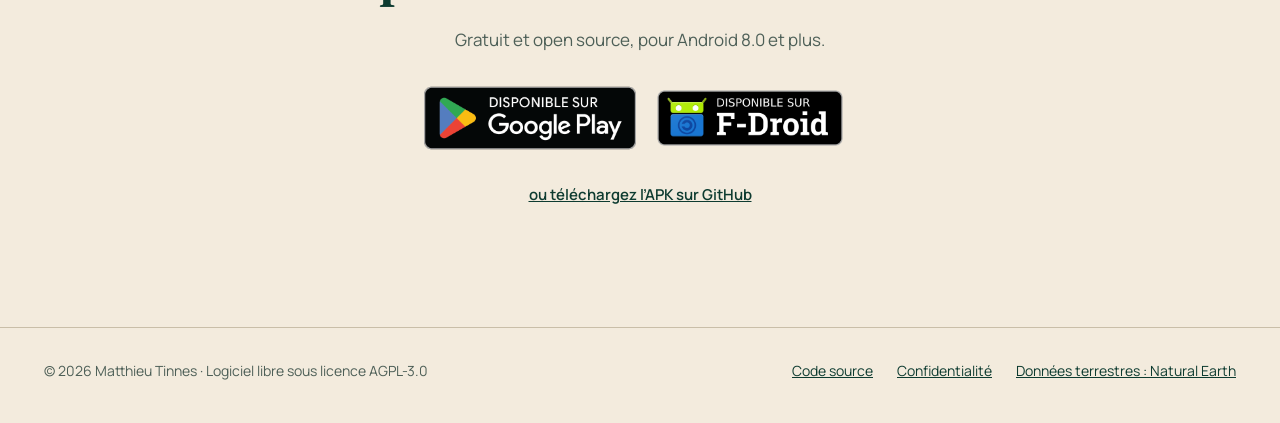
<file: fr/index.html>
<!DOCTYPE html>
<html lang="fr">
<head>
  <meta charset="UTF-8">
  <meta name="viewport" content="width=device-width, initial-scale=1">
  <title>CairnGPS – GPS de randonnée hors ligne et satellites GNSS en 3D</title>
  <meta name="description" content="Appli Android gratuite et open source : position GPS précise, satellites GNSS en direct sur un globe 3D, traces de randonnée, boussole et succès. 100 % hors ligne, sans compte.">
  <meta name="robots" content="index, follow, max-image-preview:large, max-snippet:-1">
  <meta name="author" content="Matthieu Tinnes">
  <meta name="application-name" content="CairnGPS">
  <meta name="theme-color" content="#0d3b30">
  <link rel="canonical" href="https://cairngps.matthieu.app/fr/">
  <link rel="alternate" hreflang="fr" href="https://cairngps.matthieu.app/fr/">
  <link rel="alternate" hreflang="en" href="https://cairngps.matthieu.app/en/">
  <link rel="alternate" hreflang="x-default" href="https://cairngps.matthieu.app/">
  <link rel="icon" href="/favicon.ico" sizes="48x48">
  <link rel="icon" type="image/png" sizes="96x96" href="../assets/img/icons/icon-96.png">
  <link rel="icon" type="image/png" sizes="192x192" href="../assets/img/icons/icon-192.png">
  <link rel="apple-touch-icon" href="../assets/img/icons/icon-180.png">
  <link rel="manifest" href="/site.webmanifest">
  <link rel="preload" href="../assets/fonts/fraunces.woff2" as="font" type="font/woff2" crossorigin>
  <link rel="preload" href="../assets/fonts/manrope.woff2" as="font" type="font/woff2" crossorigin>
  <link rel="stylesheet" href="../assets/css/styles.css?v=6">

  <meta property="og:type" content="website">
  <meta property="og:site_name" content="CairnGPS">
  <meta property="og:title" content="CairnGPS – Vos données GPS et satellites en direct">
  <meta property="og:description" content="Récepteur GNSS et carnet de randonnée pour Android : satellites en direct sur un globe 3D, traces, boussole et succès. Gratuit, open source, hors ligne.">
  <meta property="og:url" content="https://cairngps.matthieu.app/fr/">
  <meta property="og:image" content="https://cairngps.matthieu.app/assets/img/og-fr.png">
  <meta property="og:image:type" content="image/png">
  <meta property="og:image:width" content="1024">
  <meta property="og:image:height" content="500">
  <meta property="og:image:alt" content="CairnGPS, récepteur GNSS et carnet de randonnée pour Android">
  <meta property="og:locale" content="fr_FR">
  <meta property="og:locale:alternate" content="en_US">
  <meta name="twitter:card" content="summary_large_image">
  <meta name="twitter:title" content="CairnGPS – Vos données GPS et satellites en direct">
  <meta name="twitter:description" content="Récepteur GNSS et carnet de randonnée pour Android : satellites en direct sur un globe 3D, traces, boussole et succès. Gratuit, open source, hors ligne.">
  <meta name="twitter:image" content="https://cairngps.matthieu.app/assets/img/og-fr.png">
  <meta name="twitter:image:alt" content="CairnGPS, récepteur GNSS et carnet de randonnée pour Android">

  <script type="application/ld+json">
  {
    "@context": "https://schema.org",
    "@graph": [
      {
        "@type": "WebSite",
        "@id": "https://cairngps.matthieu.app/#website",
        "url": "https://cairngps.matthieu.app/",
        "name": "CairnGPS",
        "inLanguage": ["fr", "en"],
        "publisher": { "@id": "https://matthieu.app/#person" }
      },
      {
        "@type": "Person",
        "@id": "https://matthieu.app/#person",
        "name": "Matthieu Tinnes",
        "url": "https://matthieu.app",
        "sameAs": ["https://github.com/MatthieuTinnes"]
      },
      {
        "@type": "WebPage",
        "@id": "https://cairngps.matthieu.app/fr/#webpage",
        "url": "https://cairngps.matthieu.app/fr/",
        "name": "CairnGPS – GPS de randonnée hors ligne et satellites GNSS en 3D",
        "description": "Appli Android gratuite et open source : position GPS précise, satellites GNSS en direct sur un globe 3D, traces de randonnée, boussole et succès. 100 % hors ligne, sans compte.",
        "inLanguage": "fr",
        "isPartOf": { "@id": "https://cairngps.matthieu.app/#website" },
        "about": { "@id": "https://cairngps.matthieu.app/#app" },
        "primaryImageOfPage": "https://cairngps.matthieu.app/assets/img/og-fr.png"
      },
      {
        "@type": "MobileApplication",
        "@id": "https://cairngps.matthieu.app/#app",
        "name": "CairnGPS",
        "description": "Récepteur GNSS et carnet de randonnée pour Android : position et altitude en temps réel, satellites GPS, GLONASS, Galileo, BeiDou, QZSS et IRNSS sur un diagramme du ciel et un globe 3D, boussole, enregistrement de traces avec export GPX, succès et niveaux. Fonctionne entièrement hors ligne.",
        "url": "https://cairngps.matthieu.app/fr/",
        "image": "https://cairngps.matthieu.app/assets/img/icons/icon-512.png",
        "operatingSystem": "Android",
        "softwareRequirements": "Android 8.0 ou plus",
        "applicationCategory": "TravelApplication",
        "applicationSubCategory": "GPS / GNSS",
        "inLanguage": ["fr", "en"],
        "isAccessibleForFree": true,
        "license": "https://www.gnu.org/licenses/agpl-3.0.html",
        "offers": { "@type": "Offer", "price": "0", "priceCurrency": "EUR" },
        "installUrl": "https://play.google.com/store/apps/details?id=app.matthieu.cairngps",
        "downloadUrl": "https://f-droid.org/packages/app.matthieu.cairngps/",
        "sameAs": [
          "https://play.google.com/store/apps/details?id=app.matthieu.cairngps",
          "https://f-droid.org/packages/app.matthieu.cairngps/",
          "https://github.com/MatthieuTinnes/CairnGPS"
        ],
        "featureList": [
          "Coordonnées en degrés décimaux et DMS",
          "Altitude corrigée du géoïde EGM96",
          "Précision horizontale et verticale avec code couleur",
          "Diagramme du ciel et globe 3D des satellites GNSS",
          "Boussole et navigation vers un repère",
          "Enregistrement de traces en arrière-plan",
          "Profils d’altitude et de vitesse, export GPX",
          "66 succès, niveaux et records personnels",
          "Fonctionne entièrement hors ligne, sans compte ni traqueur"
        ],
        "screenshot": [
          "https://cairngps.matthieu.app/assets/img/screens/fr/1-900.jpg",
          "https://cairngps.matthieu.app/assets/img/screens/fr/2-900.jpg",
          "https://cairngps.matthieu.app/assets/img/screens/fr/3-900.jpg",
          "https://cairngps.matthieu.app/assets/img/screens/fr/4-900.jpg",
          "https://cairngps.matthieu.app/assets/img/screens/fr/5-900.jpg",
          "https://cairngps.matthieu.app/assets/img/screens/fr/6-900.jpg",
          "https://cairngps.matthieu.app/assets/img/screens/fr/7-900.jpg"
        ],
        "author": { "@id": "https://matthieu.app/#person" }
      },
      {
        "@type": "FAQPage",
        "@id": "https://cairngps.matthieu.app/fr/#faq",
        "inLanguage": "fr",
        "mainEntity": [
          { "@type": "Question", "name": "CairnGPS fonctionne-t-il sans connexion internet ?", "acceptedAnswer": { "@type": "Answer", "text": "Oui. Le GPS de votre téléphone capte directement les satellites, sans réseau mobile ni Wi-Fi. CairnGPS n’a besoin d’aucune connexion pour la position, les satellites ou l’enregistrement des traces : tout fonctionne hors ligne, en montagne comme en mode avion." } },
          { "@type": "Question", "name": "Comment voir les satellites GPS captés par mon téléphone ?", "acceptedAnswer": { "@type": "Answer", "text": "L’onglet Satellites affiche chaque satellite sur un diagramme du ciel selon son azimut et son élévation, détaille la force de son signal dans une liste et replace la constellation au-dessus de vous sur un globe 3D. Vous voyez combien de satellites sont visibles et combien servent au calcul de votre position." } },
          { "@type": "Question", "name": "Quelles constellations satellites sont prises en charge ?", "acceptedAnswer": { "@type": "Answer", "text": "GPS (États-Unis), GLONASS (Russie), Galileo (Europe), BeiDou (Chine), QZSS (Japon) et IRNSS/NavIC (Inde), selon ce que reçoit la puce GNSS de votre téléphone." } },
          { "@type": "Question", "name": "Pourquoi l’altitude affichée est-elle fiable ?", "acceptedAnswer": { "@type": "Answer", "text": "Le GPS mesure une hauteur au-dessus d’un ellipsoïde, qui peut s’écarter de plusieurs dizaines de mètres de l’altitude des cartes. CairnGPS la corrige avec le modèle de géoïde EGM96 pour afficher une altitude au-dessus du niveau de la mer." } },
          { "@type": "Question", "name": "L’enregistrement d’une trace continue-t-il écran éteint ?", "acceptedAnswer": { "@type": "Answer", "text": "Oui. Une fois la session lancée, vous pouvez ranger le téléphone : l’enregistrement continue en arrière-plan et une notification permanente le signale. Il ne démarre jamais tout seul, uniquement sur votre action." } },
          { "@type": "Question", "name": "CairnGPS remplace-t-il une application de cartographie ?", "acceptedAnswer": { "@type": "Answer", "text": "Non : il n’affiche pas de fond de carte et ne calcule pas d’itinéraire. CairnGPS est un outil GNSS et un carnet de route qui complète votre appli de cartes ; l’export GPX permet d’ouvrir vos traces dans n’importe quel logiciel." } },
          { "@type": "Question", "name": "Faut-il les services Google pour utiliser CairnGPS ?", "acceptedAnswer": { "@type": "Answer", "text": "Non. CairnGPS n’utilise ni les services Google Play ni Firebase : il fonctionne aussi sur les téléphones sans services Google. Il est disponible sur Google Play, sur F-Droid et en APK sur GitHub." } },
          { "@type": "Question", "name": "CairnGPS est-il gratuit ?", "acceptedAnswer": { "@type": "Answer", "text": "Oui : gratuit, sans publicité ni achat intégré, et open source sous licence AGPL-3.0. Il fonctionne sur Android 8.0 et plus." } }
        ]
      }
    ]
  }
  </script>

  <script src="../assets/js/site.js?v=1" defer></script>
  <script src="../assets/js/globe.js?v=3" defer></script>
  <!-- Cookie-less audience stats (self-hosted Umami); the page works without it. -->
  <script defer src="https://umami.matthieu.app/js/app.js" data-host-url="https://umami.matthieu.app" data-website-id="695b13a4-3913-4c51-99ee-1c3db1899db5" data-domains="cairngps.matthieu.app"></script>
</head>
<body>
  <a class="skip-link" href="#main">Aller au contenu</a>

  <div class="hero" id="top">
    <svg class="contours" viewBox="0 0 700 700" aria-hidden="true" focusable="false">
      <g transform="translate(350 360)" fill="none" stroke="#f3ebdd" stroke-opacity="0.08" stroke-width="1.5">
        <path vector-effect="non-scaling-stroke" transform="scale(1.6) rotate(8)" d="M0,-200 C120,-210 215,-130 208,-20 C202,90 150,185 20,196 C-110,207 -220,140 -210,10 C-200,-115 -120,-192 0,-200Z"/>
        <path vector-effect="non-scaling-stroke" transform="translate(8 -6) scale(1.4) rotate(14)" d="M0,-200 C120,-210 215,-130 208,-20 C202,90 150,185 20,196 C-110,207 -220,140 -210,10 C-200,-115 -120,-192 0,-200Z"/>
        <path vector-effect="non-scaling-stroke" transform="translate(16 -12) scale(1.2) rotate(22)" d="M0,-200 C120,-210 215,-130 208,-20 C202,90 150,185 20,196 C-110,207 -220,140 -210,10 C-200,-115 -120,-192 0,-200Z"/>
        <path vector-effect="non-scaling-stroke" transform="translate(26 -18) scale(1.0) rotate(30)" d="M0,-200 C120,-210 215,-130 208,-20 C202,90 150,185 20,196 C-110,207 -220,140 -210,10 C-200,-115 -120,-192 0,-200Z"/>
        <path vector-effect="non-scaling-stroke" transform="translate(36 -24) scale(0.8) rotate(40)" d="M0,-200 C120,-210 215,-130 208,-20 C202,90 150,185 20,196 C-110,207 -220,140 -210,10 C-200,-115 -120,-192 0,-200Z"/>
        <path vector-effect="non-scaling-stroke" transform="translate(46 -30) scale(0.6) rotate(52)" d="M0,-200 C120,-210 215,-130 208,-20 C202,90 150,185 20,196 C-110,207 -220,140 -210,10 C-200,-115 -120,-192 0,-200Z"/>
        <path vector-effect="non-scaling-stroke" transform="translate(54 -36) scale(0.4) rotate(64)" d="M0,-200 C120,-210 215,-130 208,-20 C202,90 150,185 20,196 C-110,207 -220,140 -210,10 C-200,-115 -120,-192 0,-200Z"/>
      </g>
    </svg>

    <header class="site-header wrap">
      <a class="brand" href="#top">
        <img src="../assets/img/icons/icon-96.png" alt="" width="40" height="40">
        <span>CairnGPS</span>
      </a>
      <nav class="nav" aria-label="Navigation principale">
        <a href="#fonctionnalites">Fonctionnalités</a>
        <a href="#faq">FAQ</a>
        <a href="#vie-privee">Vie privée</a>
        <a href="#telecharger">Télécharger</a>
        <div class="lang-switch" role="group" aria-label="Langue">
          <a href="../fr/" hreflang="fr" lang="fr" data-lang="fr" aria-current="page">FR</a>
          <a href="../en/" hreflang="en" lang="en" data-lang="en">EN</a>
        </div>
      </nav>
    </header>

    <section class="hero-body wrap" aria-labelledby="hero-title">
      <div class="hero-copy">
        <h1 id="hero-title"><span class="eyebrow">CairnGPS · Récepteur GNSS &amp; carnet de randonnée pour Android</span> Vos données GPS et satellites <em>en&nbsp;direct.</em></h1>
        <p class="lead">CairnGPS transforme votre téléphone en véritable récepteur GNSS&nbsp;: position précise, satellites en direct sur un globe 3D, traces de randonnée et succès à débloquer. Sans compte, sans connexion, sans traqueur.</p>
        <div class="stores">
          <a href="https://play.google.com/store/apps/details?id=app.matthieu.cairngps" data-umami-event="download-google-play" data-umami-event-location="hero"><img src="../assets/img/badges/google-play-fr.png" alt="Disponible sur Google Play" width="646" height="250"></a>
          <a href="https://f-droid.org/packages/app.matthieu.cairngps/" data-umami-event="download-fdroid" data-umami-event-location="hero"><img src="../assets/img/badges/fdroid-fr.png" alt="Disponible sur F-Droid" width="646" height="250"></a>
        </div>
        <p class="meta">Gratuit · Open source · 100&nbsp;% hors ligne · <a href="https://github.com/MatthieuTinnes/CairnGPS/releases" data-umami-event="download-apk" data-umami-event-location="hero">ou l’APK sur GitHub</a></p>
      </div>

      <div class="globe">
        <div class="globe-stage">
          <canvas data-globe data-land="../assets/data/world_land.txt" data-elaz-label="él. {el}° · az. {az}°" tabindex="0" role="img" aria-label="Globe 3D interactif : satellites GNSS utilisés pour le fix, reliés à une position dans les Alpes. Flèches pour tourner, + et − pour zoomer."></canvas>
          <div class="sat-tooltip" data-sat-tooltip role="status" hidden>
            <strong></strong>
            <span></span>
            <span></span>
          </div>
        </div>
        <ul class="legend" aria-label="Constellations">
          <li><span class="dot" style="--c: #5c9ce6" aria-hidden="true"></span>GPS</li>
          <li><span class="dot" style="--c: #e06666" aria-hidden="true"></span>GLONASS</li>
          <li><span class="dot" style="--c: #3ec9c0" aria-hidden="true"></span>Galileo</li>
          <li><span class="dot" style="--c: #f0954b" aria-hidden="true"></span>BeiDou</li>
          <li><span class="dot dot--you" style="--c: #f26a1b" aria-hidden="true"></span>Vous</li>
        </ul>
        <p class="hint">Faites glisser pour tourner, pincez pour zoomer, touchez un satellite pour ses infos</p>
      </div>
    </section>
  </div>

  <main id="main">
    <section class="wrap" aria-label="En bref">
      <dl class="facts">
        <div><dt>constellations suivies</dt><dd>6</dd></div>
        <div><dt>succès à débloquer</dt><dd>66</dd></div>
        <div><dt>compte, pub ou traqueur</dt><dd>0</dd></div>
        <div><dt>hors ligne</dt><dd>100&nbsp;%</dd></div>
      </dl>
    </section>

    <div class="tour wrap" id="fonctionnalites">
      <section class="feature" aria-labelledby="f-position">
        <div class="phones">
          <figure class="phone"><img src="../assets/img/screens/fr/1-600.jpg" srcset="../assets/img/screens/fr/1-600.jpg 600w, ../assets/img/screens/fr/1-900.jpg 900w" sizes="(max-width: 640px) 60vw, 290px" width="600" height="1333" loading="lazy" decoding="async" alt="Écran Position de CairnGPS : coordonnées GPS, vitesse, altitude, précision et enregistrement en cours"></figure>
        </div>
        <div class="feature-copy">
          <p class="eyebrow">01 · Position</p>
          <h2 id="f-position">Évaluez d’un coup d’œil la fiabilité de votre position.</h2>
          <p>Coordonnées décimales ou DMS, altitude corrigée du géoïde EGM96, vitesse en km/h et m/s. La précision horizontale et verticale s’affiche avec un code couleur lisible en plein soleil.</p>
          <ul class="quality">
            <li><span class="dot" style="--c: #3e9b42" aria-hidden="true"></span><span class="range">&lt; 5 m</span><span class="label">précis</span></li>
            <li><span class="dot" style="--c: #f29a1f" aria-hidden="true"></span><span class="range">5–15 m</span><span class="label">correct</span></li>
            <li><span class="dot" style="--c: #c62828" aria-hidden="true"></span><span class="range">&gt; 15 m</span><span class="label">dégradé</span></li>
          </ul>
        </div>
      </section>

      <section class="feature feature--reverse" aria-labelledby="f-satellites">
        <div class="phones phones--pair">
          <figure class="phone"><img src="../assets/img/screens/fr/3-600.jpg" srcset="../assets/img/screens/fr/3-600.jpg 600w, ../assets/img/screens/fr/3-900.jpg 900w" sizes="(max-width: 640px) 42vw, 250px" width="600" height="1333" loading="lazy" decoding="async" alt="Globe 3D des satellites GNSS visibles dans CairnGPS"></figure>
          <figure class="phone"><img src="../assets/img/screens/fr/2-600.jpg" srcset="../assets/img/screens/fr/2-600.jpg 600w, ../assets/img/screens/fr/2-900.jpg 900w" sizes="(max-width: 640px) 42vw, 250px" width="600" height="1333" loading="lazy" decoding="async" alt="Écran Satellites de CairnGPS : diagramme du ciel et liste des satellites GPS"></figure>
        </div>
        <div class="feature-copy">
          <p class="eyebrow">02 · Satellites</p>
          <h2 id="f-satellites">Le ciel, en trois vues.</h2>
          <p>GPS, GLONASS, Galileo, BeiDou, QZSS, IRNSS&nbsp;: découvrez quels satellites vous localisent, d’où proviennent leurs signaux et lesquels servent au fix.</p>
          <ol class="views">
            <li><span class="num">01</span><span><strong>Globe 3D</strong><span>La géométrie réelle de la constellation au-dessus de vous.</span></span></li>
            <li><span class="num">02</span><span><strong>Diagramme du ciel</strong><span>Azimut et élévation de chaque satellite.</span></span></li>
            <li><span class="num">03</span><span><strong>Liste détaillée</strong><span>Constellation, force du signal, satellites utilisés.</span></span></li>
          </ol>
        </div>
      </section>

      <section class="feature" aria-labelledby="f-traces">
        <div class="phones phones--pair">
          <figure class="phone"><img src="../assets/img/screens/fr/5-600.jpg" srcset="../assets/img/screens/fr/5-600.jpg 600w, ../assets/img/screens/fr/5-900.jpg 900w" sizes="(max-width: 640px) 42vw, 250px" width="600" height="1333" loading="lazy" decoding="async" alt="Détail d’une trace de randonnée : parcours, distance, dénivelé, profils d’altitude et de vitesse"></figure>
          <figure class="phone"><img src="../assets/img/screens/fr/7-600.jpg" srcset="../assets/img/screens/fr/7-600.jpg 600w, ../assets/img/screens/fr/7-900.jpg 900w" sizes="(max-width: 640px) 42vw, 250px" width="600" height="1333" loading="lazy" decoding="async" alt="Carnet de route de CairnGPS : liste des traces de randonnée enregistrées"></figure>
        </div>
        <div class="feature-copy">
          <p class="eyebrow">03 · Traces &amp; carnet</p>
          <h2 id="f-traces">Rangez le téléphone, il garde la trace.</h2>
          <p>L’enregistrement continue écran éteint&nbsp;: distance, durée, vitesses moyenne et max, dénivelés positif et négatif. Chaque sortie rejoint votre carnet de route avec profils d’altitude et de vitesse, repères et export GPX.</p>
          <ul class="tags">
            <li>Distance</li>
            <li>D+ / D−</li>
            <li>Profil altimétrique</li>
            <li>Repères</li>
            <li>Export GPX</li>
          </ul>
        </div>
      </section>

      <section class="feature feature--reverse" aria-labelledby="f-boussole">
        <div class="phones">
          <figure class="phone"><img src="../assets/img/screens/fr/6-600.jpg" srcset="../assets/img/screens/fr/6-600.jpg 600w, ../assets/img/screens/fr/6-900.jpg 900w" sizes="(max-width: 640px) 60vw, 290px" width="600" height="1333" loading="lazy" decoding="async" alt="Boussole de CairnGPS : cadran, déclinaison magnétique et navigation vers un repère"></figure>
        </div>
        <div class="feature-copy">
          <p class="eyebrow">04 · Boussole</p>
          <h2 id="f-boussole">Le cap, et le chemin vers vos repères.</h2>
          <p>Nord magnétique ou géographique, avec une déclinaison calculée localement. Choisissez un repère&nbsp;: flèche, distance et azimut vous y guident.</p>
        </div>
      </section>

      <section class="feature" aria-labelledby="f-succes">
        <div class="phones">
          <figure class="phone"><img src="../assets/img/screens/fr/4-600.jpg" srcset="../assets/img/screens/fr/4-600.jpg 600w, ../assets/img/screens/fr/4-900.jpg 900w" sizes="(max-width: 640px) 60vw, 290px" width="600" height="1333" loading="lazy" decoding="async" alt="Écran Succès de CairnGPS : prochain succès et succès d’altitude à débloquer"></figure>
        </div>
        <div class="feature-copy">
          <p class="eyebrow">05 · Succès</p>
          <h2 id="f-succes">66 succès pour pimenter vos sorties.</h2>
          <p>Du premier sommet au Kilimandjaro, du 45<sup>e</sup> parallèle au repère posé avant 6&nbsp;h du matin. Chaque succès rapporte de l’XP, et vos records personnels vous suivent d’une sortie à l’autre.</p>
          <ul class="tags tags--warm">
            <li>Altitude</li>
            <li>Vitesse</li>
            <li>Satellites</li>
            <li>Distance</li>
            <li>Sorties</li>
            <li>Défis spéciaux</li>
          </ul>
        </div>
      </section>
    </div>

    <section class="faq wrap" id="faq" aria-labelledby="faq-title">
      <div class="faq-intro">
        <p class="eyebrow">FAQ</p>
        <h2 id="faq-title">Questions fréquentes</h2>
      </div>
      <div class="faq-list">
        <details>
          <summary>CairnGPS fonctionne-t-il sans connexion internet ?</summary>
          <p>Oui. Le GPS de votre téléphone capte directement les satellites, sans réseau mobile ni Wi-Fi. CairnGPS n’a besoin d’aucune connexion pour la position, les satellites ou l’enregistrement des traces&nbsp;: tout fonctionne hors ligne, en montagne comme en mode avion.</p>
        </details>
        <details>
          <summary>Comment voir les satellites GPS captés par mon téléphone ?</summary>
          <p>L’onglet Satellites affiche chaque satellite sur un diagramme du ciel selon son azimut et son élévation, détaille la force de son signal dans une liste et replace la constellation au-dessus de vous sur un globe 3D. Vous voyez combien de satellites sont visibles et combien servent au calcul de votre position.</p>
        </details>
        <details>
          <summary>Quelles constellations satellites sont prises en charge ?</summary>
          <p>GPS (États-Unis), GLONASS (Russie), Galileo (Europe), BeiDou (Chine), QZSS (Japon) et IRNSS/NavIC (Inde), selon ce que reçoit la puce GNSS de votre téléphone.</p>
        </details>
        <details>
          <summary>Pourquoi l’altitude affichée est-elle fiable ?</summary>
          <p>Le GPS mesure une hauteur au-dessus d’un ellipsoïde, qui peut s’écarter de plusieurs dizaines de mètres de l’altitude des cartes. CairnGPS la corrige avec le modèle de géoïde EGM96 pour afficher une altitude au-dessus du niveau de la mer.</p>
        </details>
        <details>
          <summary>L’enregistrement d’une trace continue-t-il écran éteint ?</summary>
          <p>Oui. Une fois la session lancée, vous pouvez ranger le téléphone&nbsp;: l’enregistrement continue en arrière-plan et une notification permanente le signale. Il ne démarre jamais tout seul, uniquement sur votre action.</p>
        </details>
        <details>
          <summary>CairnGPS remplace-t-il une application de cartographie ?</summary>
          <p>Non&nbsp;: il n’affiche pas de fond de carte et ne calcule pas d’itinéraire. CairnGPS est un outil GNSS et un carnet de route qui complète votre appli de cartes&nbsp;; l’export GPX permet d’ouvrir vos traces dans n’importe quel logiciel.</p>
        </details>
        <details>
          <summary>Faut-il les services Google pour utiliser CairnGPS ?</summary>
          <p>Non. CairnGPS n’utilise ni les services Google Play ni Firebase&nbsp;: il fonctionne aussi sur les téléphones sans services Google. Il est disponible sur Google Play, sur F-Droid et en APK sur GitHub.</p>
        </details>
        <details>
          <summary>CairnGPS est-il gratuit ?</summary>
          <p>Oui&nbsp;: gratuit, sans publicité ni achat intégré, et open source sous licence AGPL-3.0. Il fonctionne sur Android 8.0 et plus.</p>
        </details>
      </div>
    </section>

    <section class="privacy" id="vie-privee" aria-labelledby="privacy-title">
      <div class="wrap">
        <div class="privacy-copy">
          <p class="eyebrow">Vie privée</p>
          <h2 id="privacy-title">Vos traces restent sur votre téléphone.</h2>
          <p>CairnGPS lit le GPS brut via les API Android, sans services Google Play, sans Firebase et sans bibliothèque de suivi. Aucun compte, aucune connexion requise. <a href="/privacy/#fr">Politique de confidentialité</a>.</p>
        </div>
        <ul class="checks">
          <li><svg width="24" height="24" viewBox="0 0 24 24" fill="none" stroke="#ffa36b" stroke-width="1.8" stroke-linecap="round" stroke-linejoin="round" aria-hidden="true" focusable="false"><path d="M12 3l8 3v6c0 4.5-3.4 8-8 9-4.6-1-8-4.5-8-9V6z"/><path d="M9 12l2 2 4-4"/></svg>Logiciel libre sous licence AGPL-3.0</li>
          <li><svg width="24" height="24" viewBox="0 0 24 24" fill="none" stroke="#ffa36b" stroke-width="1.8" stroke-linecap="round" stroke-linejoin="round" aria-hidden="true" focusable="false"><path d="M12 3l8 3v6c0 4.5-3.4 8-8 9-4.6-1-8-4.5-8-9V6z"/><path d="M9 12l2 2 4-4"/></svg>Aucune donnée envoyée, tout reste sur l’appareil</li>
          <li><svg width="24" height="24" viewBox="0 0 24 24" fill="none" stroke="#ffa36b" stroke-width="1.8" stroke-linecap="round" stroke-linejoin="round" aria-hidden="true" focusable="false"><path d="M12 3l8 3v6c0 4.5-3.4 8-8 9-4.6-1-8-4.5-8-9V6z"/><path d="M9 12l2 2 4-4"/></svg>Sauvegarde et restauration dans un seul fichier</li>
          <li><svg width="24" height="24" viewBox="0 0 24 24" fill="none" stroke="#ffa36b" stroke-width="1.8" stroke-linecap="round" stroke-linejoin="round" aria-hidden="true" focusable="false"><path d="M12 3l8 3v6c0 4.5-3.4 8-8 9-4.6-1-8-4.5-8-9V6z"/><path d="M9 12l2 2 4-4"/></svg>Thèmes clair et sombre, lisible en plein soleil</li>
        </ul>
      </div>
    </section>

    <div class="wrap">
      <aside class="note" aria-label="À noter">
        <strong>À noter</strong>
        <p>CairnGPS n’est pas une application de cartographie&nbsp;: pas de fond de carte ni de calcul d’itinéraire. Elle complète votre appli de cartes plutôt qu’elle ne la remplace.</p>
      </aside>
    </div>

    <section class="cta wrap" id="telecharger" aria-labelledby="cta-title">
      <img src="../assets/img/icons/icon-512.png" alt="" width="104" height="104" loading="lazy">
      <h2 id="cta-title">Emportez le ciel <em>avec vous.</em></h2>
      <p>Gratuit et open source, pour Android 8.0 et plus.</p>
      <div class="stores">
        <a href="https://play.google.com/store/apps/details?id=app.matthieu.cairngps" data-umami-event="download-google-play" data-umami-event-location="download"><img src="../assets/img/badges/google-play-fr.png" alt="Disponible sur Google Play" width="646" height="250" loading="lazy"></a>
        <a href="https://f-droid.org/packages/app.matthieu.cairngps/" data-umami-event="download-fdroid" data-umami-event-location="download"><img src="../assets/img/badges/fdroid-fr.png" alt="Disponible sur F-Droid" width="646" height="250" loading="lazy"></a>
      </div>
      <a class="apk" href="https://github.com/MatthieuTinnes/CairnGPS/releases" data-umami-event="download-apk" data-umami-event-location="download">ou téléchargez l’APK sur GitHub</a>
    </section>
  </main>

  <footer class="site-footer">
    <div class="wrap">
      <span>© 2026 Matthieu Tinnes · Logiciel libre sous licence AGPL-3.0</span>
      <ul>
        <li><a href="https://github.com/MatthieuTinnes/CairnGPS" data-umami-event="source-code" data-umami-event-location="footer">Code source</a></li>
        <li><a href="/privacy/#fr">Confidentialité</a></li>
        <li><a href="https://www.naturalearthdata.com/">Données terrestres : Natural Earth</a></li>
      </ul>
    </div>
  </footer>
</body>
</html>
</file>
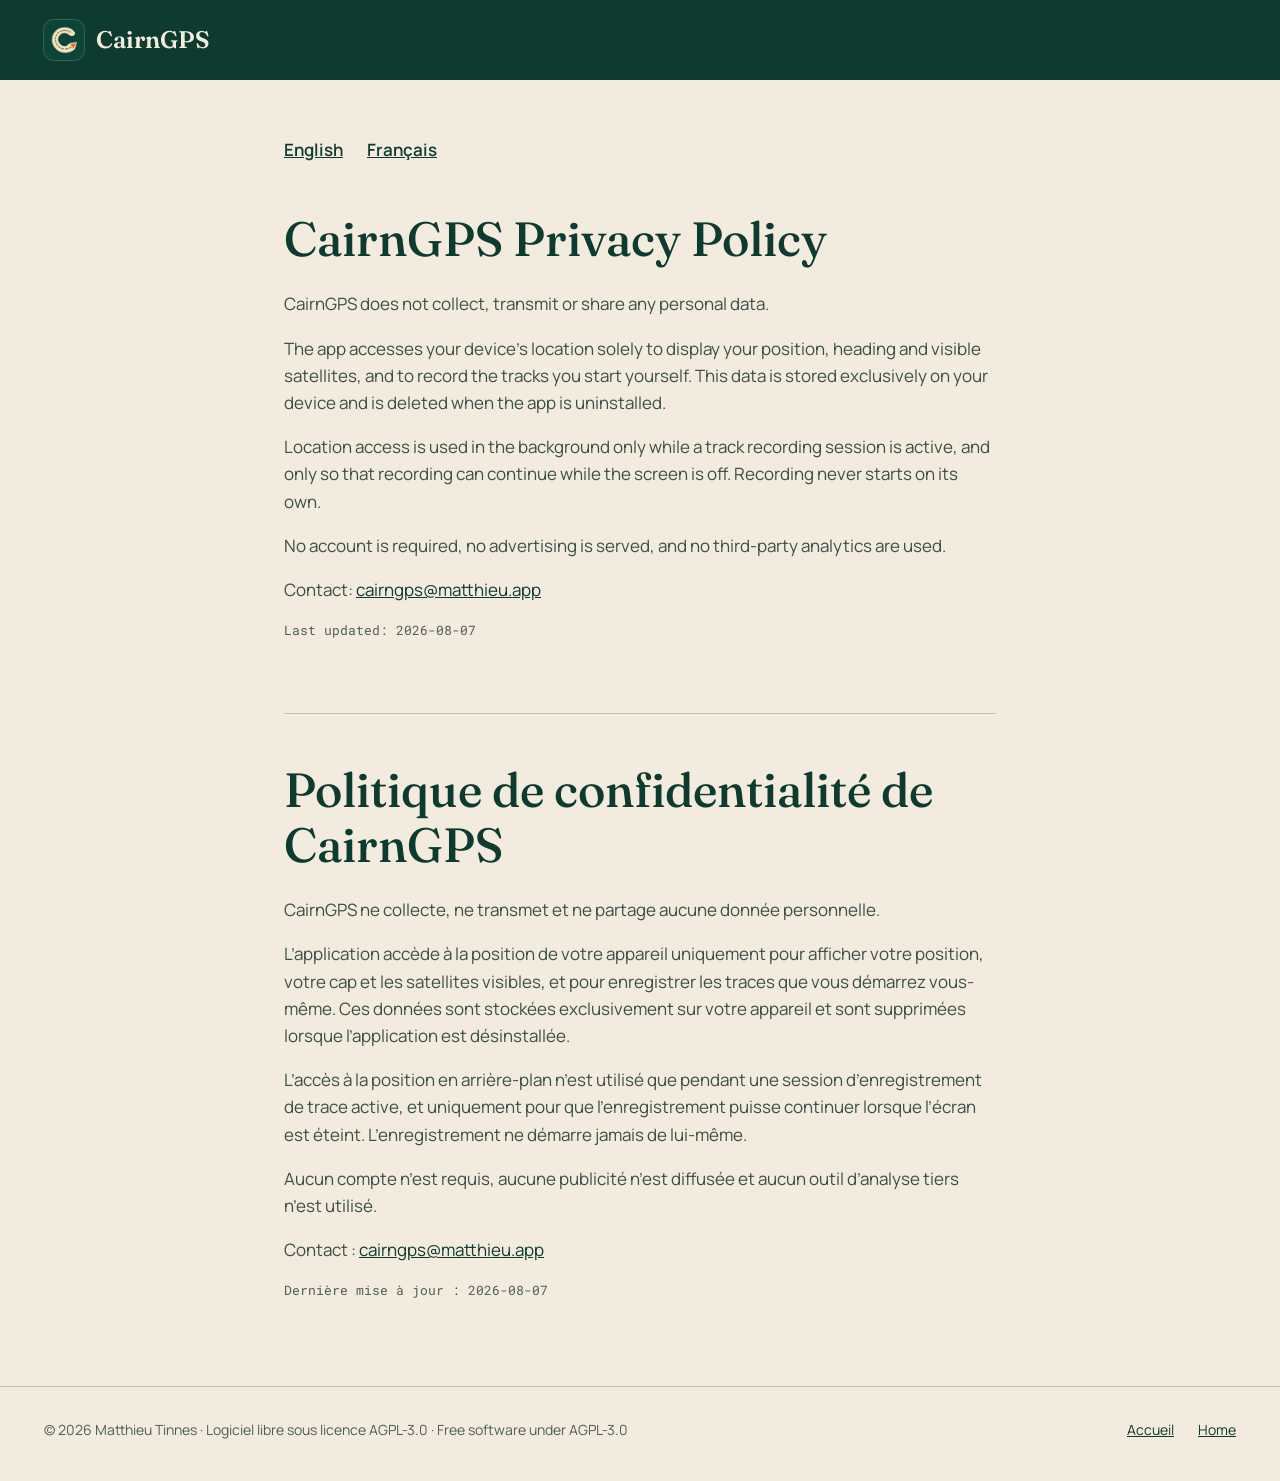
<file: privacy/index.html>
<!DOCTYPE html>
<html lang="en">
<head>
  <meta charset="UTF-8">
  <meta name="viewport" content="width=device-width, initial-scale=1">
  <title>Privacy policy · Politique de confidentialité — CairnGPS</title>
  <meta name="description" content="CairnGPS does not collect, transmit or share any personal data. · CairnGPS ne collecte, ne transmet et ne partage aucune donnée personnelle.">
  <meta name="robots" content="index, follow">
  <meta name="author" content="Matthieu Tinnes">
  <meta name="theme-color" content="#0d3b30">
  <link rel="canonical" href="https://cairngps.matthieu.app/privacy/">
  <link rel="icon" href="/favicon.ico" sizes="48x48">
  <link rel="icon" type="image/png" sizes="192x192" href="/assets/img/icons/icon-192.png">
  <link rel="apple-touch-icon" href="/assets/img/icons/icon-180.png">
  <link rel="stylesheet" href="/assets/css/styles.css?v=6">
</head>
<body>
  <div class="hero">
    <header class="site-header wrap">
      <a class="brand" href="/">
        <img src="/assets/img/icons/icon-96.png" alt="" width="40" height="40">
        <span>CairnGPS</span>
      </a>
    </header>
  </div>

  <main class="legal wrap">
    <ul class="legal-langs">
      <li><a href="#en" hreflang="en" lang="en">English</a></li>
      <li><a href="#fr" hreflang="fr" lang="fr">Français</a></li>
    </ul>

    <section id="en" lang="en">
      <h1>CairnGPS Privacy Policy</h1>
      <p>CairnGPS does not collect, transmit or share any personal data.</p>
      <p>The app accesses your device’s location solely to display your position, heading and visible satellites, and to record the tracks you start yourself. This data is stored exclusively on your device and is deleted when the app is uninstalled.</p>
      <p>Location access is used in the background only while a track recording session is active, and only so that recording can continue while the screen is off. Recording never starts on its own.</p>
      <p>No account is required, no advertising is served, and no third-party analytics are used.</p>
      <p>Contact: <a href="mailto:cairngps@matthieu.app">cairngps@matthieu.app</a></p>
      <p class="updated">Last updated: 2026-08-07</p>
    </section>

    <section id="fr" lang="fr">
      <h1>Politique de confidentialité de CairnGPS</h1>
      <p>CairnGPS ne collecte, ne transmet et ne partage aucune donnée personnelle.</p>
      <p>L’application accède à la position de votre appareil uniquement pour afficher votre position, votre cap et les satellites visibles, et pour enregistrer les traces que vous démarrez vous-même. Ces données sont stockées exclusivement sur votre appareil et sont supprimées lorsque l’application est désinstallée.</p>
      <p>L’accès à la position en arrière-plan n’est utilisé que pendant une session d’enregistrement de trace active, et uniquement pour que l’enregistrement puisse continuer lorsque l’écran est éteint. L’enregistrement ne démarre jamais de lui-même.</p>
      <p>Aucun compte n’est requis, aucune publicité n’est diffusée et aucun outil d’analyse tiers n’est utilisé.</p>
      <p>Contact : <a href="mailto:cairngps@matthieu.app">cairngps@matthieu.app</a></p>
      <p class="updated">Dernière mise à jour : 2026-08-07</p>
    </section>
  </main>

  <footer class="site-footer">
    <div class="wrap">
      <span>© 2026 Matthieu Tinnes · <span lang="fr">Logiciel libre sous licence AGPL-3.0</span> · <span lang="en">Free software under AGPL-3.0</span></span>
      <ul>
        <li><a href="/fr/" hreflang="fr" lang="fr">Accueil</a></li>
        <li><a href="/en/" hreflang="en" lang="en">Home</a></li>
      </ul>
    </div>
  </footer>
</body>
</html>
</file>
<file: assets/css/styles.css>
/* CairnGPS website. Self-hosted fonts only: the site makes no third-party request. */

@font-face {
  font-family: 'Fraunces';
  font-style: normal;
  font-weight: 500 600;
  font-display: swap;
  src: url('../fonts/fraunces.woff2') format('woff2');
}

@font-face {
  font-family: 'Fraunces';
  font-style: italic;
  font-weight: 500;
  font-display: swap;
  src: url('../fonts/fraunces-italic.woff2') format('woff2');
}

@font-face {
  font-family: 'Manrope';
  font-style: normal;
  font-weight: 400 700;
  font-display: swap;
  src: url('../fonts/manrope.woff2') format('woff2');
}

@font-face {
  font-family: 'Roboto Mono';
  font-style: normal;
  font-weight: 400 500;
  font-display: swap;
  src: url('../fonts/roboto-mono.woff2') format('woff2');
}

:root {
  --cream: #f3ebdd;
  --paper: #fbf6ec;
  --line: #e2d7c2;
  --rule: #c9bea8;
  --dash: #b9ae98;

  --forest: #0d3b30;
  --forest-deep: #0a2f26;
  --forest-line: #2a5547;
  --forest-rule: #2e5a4c;
  --on-forest: #f3ebdd;
  --on-forest-muted: #cad6cc;
  --on-forest-faint: #b9cdbf;

  --ink: #0d3b30;
  --text: #3b4f46;
  --muted: #4d5f57;

  --clay: #c2490f;
  --peach: #ffa36b;
  --apricot: #fbebd9;
  --apricot-line: #ebc9a6;
  --rust: #8a3a0b;

  --serif: 'Fraunces', Georgia, 'Times New Roman', serif;
  --sans: 'Manrope', system-ui, -apple-system, 'Segoe UI', Roboto, sans-serif;
  --mono: 'Roboto Mono', ui-monospace, 'SFMono-Regular', Menlo, Consolas, monospace;

  --wrap: 1240px;
  --gutter: 24px;
}

*,
*::before,
*::after {
  box-sizing: border-box;
}

html {
  scroll-behavior: smooth;
  -webkit-text-size-adjust: 100%;
}

@media (prefers-reduced-motion: reduce) {
  html {
    scroll-behavior: auto;
  }
}

body {
  margin: 0;
  background: var(--cream);
  color: var(--ink);
  font-family: var(--sans);
  font-size: 17px;
  line-height: 1.6;
  overflow-x: hidden;
}

img {
  max-width: 100%;
  height: auto;
}

a {
  color: var(--ink);
}

a:hover {
  color: var(--clay);
}

:focus-visible {
  outline: 3px solid var(--clay);
  outline-offset: 3px;
  border-radius: 4px;
}

.skip-link {
  position: absolute;
  left: 16px;
  top: -100px;
  z-index: 10;
  padding: 10px 16px;
  border-radius: 10px;
  background: var(--cream);
  color: var(--ink);
  font-weight: 700;
}

.skip-link:focus {
  top: 16px;
}

.wrap {
  max-width: var(--wrap);
  margin: 0 auto;
  padding-left: var(--gutter);
  padding-right: var(--gutter);
}

.eyebrow {
  margin: 0;
  font-family: var(--mono);
  font-size: 13px;
  letter-spacing: 0.08em;
  text-transform: uppercase;
  color: var(--clay);
}

/* ---------- Hero band ---------- */

.hero {
  position: relative;
  overflow: hidden;
  background: var(--forest);
  color: var(--on-forest);
}

.hero a {
  color: var(--on-forest);
}

.hero a:hover {
  color: var(--peach);
}

.hero :focus-visible {
  outline-color: var(--peach);
}

.contours {
  position: absolute;
  left: -260px;
  bottom: -320px;
  width: 900px;
  height: 900px;
  pointer-events: none;
}

.site-header {
  position: relative;
  display: flex;
  flex-wrap: wrap;
  align-items: center;
  justify-content: space-between;
  gap: 16px;
  padding-top: 20px;
  padding-bottom: 20px;
}

.brand {
  display: flex;
  align-items: center;
  gap: 12px;
  text-decoration: none;
}

.brand img {
  width: 40px;
  height: 40px;
  border-radius: 10px;
  box-shadow: 0 0 0 1px rgba(243, 235, 221, 0.2);
}

.brand span {
  font-family: var(--serif);
  font-size: 24px;
  font-weight: 600;
}

.nav {
  display: flex;
  flex-wrap: wrap;
  align-items: center;
  gap: 8px 28px;
  font-size: 15px;
  font-weight: 600;
}

.nav > a {
  text-decoration: none;
}

.lang-switch {
  display: flex;
  gap: 2px;
  padding: 3px;
  border: 1px solid #3f6a5c;
  border-radius: 999px;
}

.lang-switch a {
  display: inline-flex;
  align-items: center;
  justify-content: center;
  min-width: 44px;
  min-height: 38px;
  border-radius: 999px;
  font-size: 13px;
  font-weight: 700;
  text-decoration: none;
}

.hero .lang-switch a[aria-current='page'] {
  background: var(--on-forest);
  color: var(--forest);
}

.hero-body {
  position: relative;
  display: flex;
  flex-wrap: wrap;
  align-items: center;
  gap: 24px 40px;
  padding-top: 24px;
  padding-bottom: 72px;
}

.hero-copy {
  position: relative;
  z-index: 1;
  flex: 1 1 460px;
  min-width: 0;
  display: flex;
  flex-direction: column;
  gap: 28px;
}

.hero-copy .eyebrow {
  color: var(--on-forest-faint);
}

.hero h1 {
  margin: 0;
  font-family: var(--serif);
  font-size: clamp(44px, 6vw, 82px);
  font-weight: 500;
  line-height: 1.02;
  letter-spacing: -0.02em;
}

/* The eyebrow sits inside the h1 so the title carries the app name and category. */
.hero h1 .eyebrow {
  display: block;
  margin-bottom: 28px;
  font-weight: 400;
  line-height: 1.6;
}

.hero h1 em,
.privacy h2 em {
  color: var(--peach);
}

.lead {
  margin: 0;
  max-width: 540px;
  font-size: 19px;
  color: var(--on-forest-muted);
}

.stores {
  display: flex;
  flex-wrap: wrap;
  align-items: center;
  gap: 4px 8px;
  margin: -10px 0 -10px -10px;
}

.stores a {
  display: block;
  border-radius: 12px;
}

/* The official badges carry their own transparent margin. */
.stores img {
  display: block;
  width: auto;
  height: 82px;
}

.meta {
  margin: 0;
  font-family: var(--mono);
  font-size: 13px;
  color: var(--on-forest-faint);
}

/* ---------- Globe ---------- */

.globe {
  flex: 1 1 520px;
  min-width: 0;
  max-width: 680px;
  margin: 0 auto;
  display: flex;
  flex-direction: column;
  gap: 14px;
}

.globe-stage {
  position: relative;
  width: 100%;
  aspect-ratio: 1 / 1;
}

.globe-stage canvas {
  display: block;
  width: 100%;
  height: 100%;
  cursor: grab;
  /* The globe takes every gesture (rotate on both axes, pinch to zoom), like in the app. */
  touch-action: none;
}

.globe-stage canvas:active {
  cursor: grabbing;
}

.globe-stage canvas:focus-visible {
  outline-color: var(--peach);
}

.sat-tooltip {
  position: absolute;
  left: 0;
  top: 0;
  display: flex;
  flex-direction: column;
  padding: 8px 12px;
  border: 1px solid var(--forest-line);
  border-radius: 10px;
  background: var(--forest-deep);
  box-shadow: 0 8px 24px -8px rgba(0, 0, 0, 0.5);
  font-family: var(--mono);
  font-size: 12px;
  line-height: 1.5;
  color: var(--on-forest-muted);
  white-space: nowrap;
  pointer-events: none;
}

.sat-tooltip[hidden] {
  display: none;
}

.sat-tooltip strong {
  font-family: var(--sans);
  font-size: 14px;
  font-weight: 700;
}

.legend {
  display: flex;
  flex-wrap: wrap;
  justify-content: center;
  gap: 8px;
  margin: 0;
  padding: 0;
  list-style: none;
  font-size: 13px;
  font-weight: 600;
}

.legend li {
  display: inline-flex;
  align-items: center;
  gap: 8px;
  padding: 6px 12px;
  border: 1px solid var(--forest-line);
  border-radius: 999px;
  background: var(--forest-deep);
}

.dot {
  width: 8px;
  height: 8px;
  border-radius: 50%;
  background: var(--c);
}

.dot--you {
  box-shadow: 0 0 0 2px var(--on-forest);
}

.hint {
  margin: 0;
  text-align: center;
  font-size: 13px;
  color: var(--on-forest-faint);
}

/* ---------- Facts ---------- */

.facts {
  display: grid;
  grid-template-columns: repeat(auto-fit, minmax(150px, 1fr));
  margin: 0;
  border-bottom: 1px solid var(--rule);
}

.facts div {
  display: flex;
  flex-direction: column-reverse;
  gap: 4px;
  padding: 32px 8px;
}

.facts dt {
  font-size: 15px;
  color: var(--muted);
}

.facts dd {
  margin: 0;
  font-family: var(--serif);
  font-size: 48px;
  line-height: 1;
  color: var(--ink);
}

/* ---------- Feature tour ---------- */

.tour {
  display: flex;
  flex-direction: column;
  gap: 128px;
  padding-top: 112px;
  padding-bottom: 64px;
}

.feature {
  display: flex;
  flex-wrap: wrap;
  align-items: center;
  gap: 48px 72px;
}

.feature--reverse {
  flex-direction: row-reverse;
}

.feature-copy {
  flex: 1 1 440px;
  min-width: 0;
  display: flex;
  flex-direction: column;
  gap: 20px;
}

.feature h2 {
  margin: 0;
  font-family: var(--serif);
  font-size: clamp(32px, 3.6vw, 48px);
  font-weight: 500;
  line-height: 1.08;
  letter-spacing: -0.015em;
}

.feature p {
  margin: 0;
  color: var(--text);
}

.phones {
  flex: 0 1 500px;
  min-width: 0;
  margin: 0 auto;
  display: flex;
  justify-content: center;
  align-items: flex-start;
}

.phone {
  flex: none;
  width: clamp(200px, 60vw, 290px);
  margin: 0;
  padding: 8px;
  border-radius: 42px;
  background: #121a16;
  box-shadow: 0 40px 80px -40px rgba(13, 59, 48, 0.7);
}

.phone img {
  display: block;
  width: 100%;
  height: auto;
  border-radius: 34px;
}

.phones--pair .phone {
  width: clamp(150px, 42vw, 250px);
  padding: 7px;
  border-radius: 38px;
}

.phones--pair .phone img {
  border-radius: 31px;
}

.phones--pair .phone:first-child {
  position: relative;
  z-index: 1;
}

.phones--pair .phone + .phone {
  margin-left: -48px;
  margin-top: 72px;
}

.quality {
  display: flex;
  flex-direction: column;
  gap: 10px;
  margin: 0;
  padding: 0;
  list-style: none;
  font-family: var(--mono);
  font-size: 15px;
}

.quality li {
  display: flex;
  align-items: center;
  gap: 12px;
}

.quality .dot {
  width: 12px;
  height: 12px;
}

.quality .range {
  min-width: 80px;
}

.quality .label {
  font-family: var(--sans);
  color: var(--muted);
}

.views {
  display: flex;
  flex-direction: column;
  gap: 10px;
  margin: 0;
  padding: 0;
  list-style: none;
}

.views li {
  display: flex;
  gap: 18px;
  padding: 16px 20px;
  border: 1px solid var(--line);
  border-radius: 16px;
  background: var(--paper);
}

.views .num {
  flex: none;
  padding-top: 2px;
  font-family: var(--mono);
  font-size: 14px;
  color: var(--clay);
}

.views strong {
  display: block;
  color: var(--ink);
}

.views strong + span {
  font-size: 15px;
  color: var(--muted);
}

.tags {
  display: flex;
  flex-wrap: wrap;
  gap: 8px;
  margin: 0;
  padding: 0;
  list-style: none;
}

.tags li {
  padding: 6px 14px;
  border: 1px solid var(--rule);
  border-radius: 999px;
  font-size: 14px;
  font-weight: 600;
  color: var(--ink);
}

.tags--warm li {
  border-color: var(--apricot-line);
  background: var(--apricot);
  color: var(--rust);
}

/* ---------- FAQ ---------- */

.faq {
  display: flex;
  flex-wrap: wrap;
  align-items: flex-start;
  gap: 24px 72px;
  padding-top: 32px;
  padding-bottom: 112px;
}

.faq-intro {
  flex: 1 1 280px;
  display: flex;
  flex-direction: column;
  gap: 16px;
}

.faq h2 {
  margin: 0;
  font-family: var(--serif);
  font-size: clamp(32px, 3.6vw, 48px);
  font-weight: 500;
  line-height: 1.08;
  letter-spacing: -0.015em;
}

.faq-list {
  flex: 2 1 560px;
  min-width: 0;
  border-top: 1px solid var(--rule);
}

.faq details {
  border-bottom: 1px solid var(--rule);
}

.faq summary {
  display: flex;
  align-items: center;
  justify-content: space-between;
  gap: 16px;
  min-height: 44px;
  padding: 18px 0;
  font-size: 18px;
  font-weight: 700;
  line-height: 1.4;
  color: var(--ink);
  cursor: pointer;
  list-style: none;
}

.faq summary::-webkit-details-marker {
  display: none;
}

.faq summary::after {
  content: '+';
  flex: none;
  font-family: var(--mono);
  font-size: 22px;
  font-weight: 400;
  line-height: 1;
  color: var(--clay);
  transition: transform 0.2s ease;
}

.faq details[open] summary::after {
  transform: rotate(45deg);
}

.faq details p {
  margin: 0 0 22px;
  max-width: 720px;
  color: var(--text);
}

@media (prefers-reduced-motion: reduce) {
  .faq summary::after {
    transition: none;
  }
}

/* ---------- Privacy ---------- */

.privacy {
  background: var(--forest);
  color: var(--on-forest);
}

.privacy .wrap {
  display: flex;
  flex-wrap: wrap;
  align-items: flex-start;
  gap: 56px;
  padding-top: 104px;
  padding-bottom: 104px;
}

.privacy-copy {
  flex: 1 1 460px;
  min-width: 0;
  display: flex;
  flex-direction: column;
  gap: 24px;
}

.privacy .eyebrow {
  color: var(--peach);
}

.privacy h2 {
  margin: 0;
  font-family: var(--serif);
  font-size: clamp(34px, 4vw, 56px);
  font-weight: 500;
  line-height: 1.05;
  letter-spacing: -0.015em;
}

.privacy p {
  margin: 0;
  max-width: 540px;
  font-size: 18px;
  color: var(--on-forest-muted);
}

.privacy a {
  color: var(--on-forest);
}

.privacy a:hover {
  color: var(--peach);
}

.privacy :focus-visible {
  outline-color: var(--peach);
}

.checks {
  flex: 1 1 380px;
  display: flex;
  flex-direction: column;
  margin: 0;
  padding: 0;
  list-style: none;
}

.checks li {
  display: flex;
  align-items: flex-start;
  gap: 16px;
  padding: 20px 0;
  border-top: 1px solid var(--forest-rule);
}

.checks svg {
  flex: none;
  margin-top: 2px;
}

/* ---------- Note, CTA, footer ---------- */

.note {
  display: flex;
  flex-wrap: wrap;
  align-items: center;
  gap: 16px 24px;
  margin-top: 72px;
  padding: 24px 28px;
  border: 1.5px dashed var(--dash);
  border-radius: 18px;
}

.note strong {
  font-family: var(--mono);
  font-size: 13px;
  font-weight: 500;
  letter-spacing: 0.06em;
  text-transform: uppercase;
  color: var(--clay);
}

.note p {
  flex: 1 1 520px;
  margin: 0;
  color: var(--text);
}

.cta {
  display: flex;
  flex-direction: column;
  align-items: center;
  gap: 24px;
  padding-top: 112px;
  padding-bottom: 120px;
  text-align: center;
}

.cta > img {
  width: 104px;
  height: 104px;
  border-radius: 26px;
  box-shadow: 0 20px 40px -20px rgba(13, 59, 48, 0.6);
}

.cta h2 {
  margin: 0;
  font-family: var(--serif);
  font-size: clamp(36px, 5vw, 64px);
  font-weight: 500;
  line-height: 1.05;
  letter-spacing: -0.02em;
}

.cta h2 em {
  color: var(--clay);
}

.cta p {
  margin: 0;
  color: var(--muted);
}

.cta .stores {
  justify-content: center;
  margin: 0 -10px;
}

.cta .apk {
  font-size: 15px;
  font-weight: 600;
}

.site-footer {
  border-top: 1px solid var(--rule);
}

.site-footer .wrap {
  display: flex;
  flex-wrap: wrap;
  justify-content: space-between;
  gap: 16px;
  padding-top: 32px;
  padding-bottom: 40px;
  font-size: 14px;
  color: var(--muted);
}

.site-footer ul {
  display: flex;
  flex-wrap: wrap;
  gap: 8px 24px;
  margin: 0;
  padding: 0;
  list-style: none;
}

/* ---------- Privacy policy page ---------- */

.legal {
  padding-top: 56px;
  padding-bottom: 72px;
  max-width: 760px;
}

.legal-langs {
  display: flex;
  gap: 8px 24px;
  margin: 0 0 48px;
  padding: 0;
  list-style: none;
  font-weight: 600;
}

.legal section + section {
  margin-top: 72px;
  padding-top: 48px;
  border-top: 1px solid var(--rule);
}

.legal h1 {
  margin: 0 0 24px;
  font-family: var(--serif);
  font-weight: 500;
  font-size: clamp(32px, 4.5vw, 48px);
  line-height: 1.15;
}

.legal p {
  color: var(--text);
}

.legal .updated {
  font-family: var(--mono);
  font-size: 13px;
  color: var(--muted);
}

/* ---------- Small screens ---------- */

@media (max-width: 640px) {
  :root {
    --gutter: 16px;
  }

  .tour {
    gap: 96px;
    padding-top: 80px;
  }

  .stores img {
    height: 68px;
  }

  .phones--pair .phone + .phone {
    margin-left: -32px;
    margin-top: 48px;
  }
}
</file>
